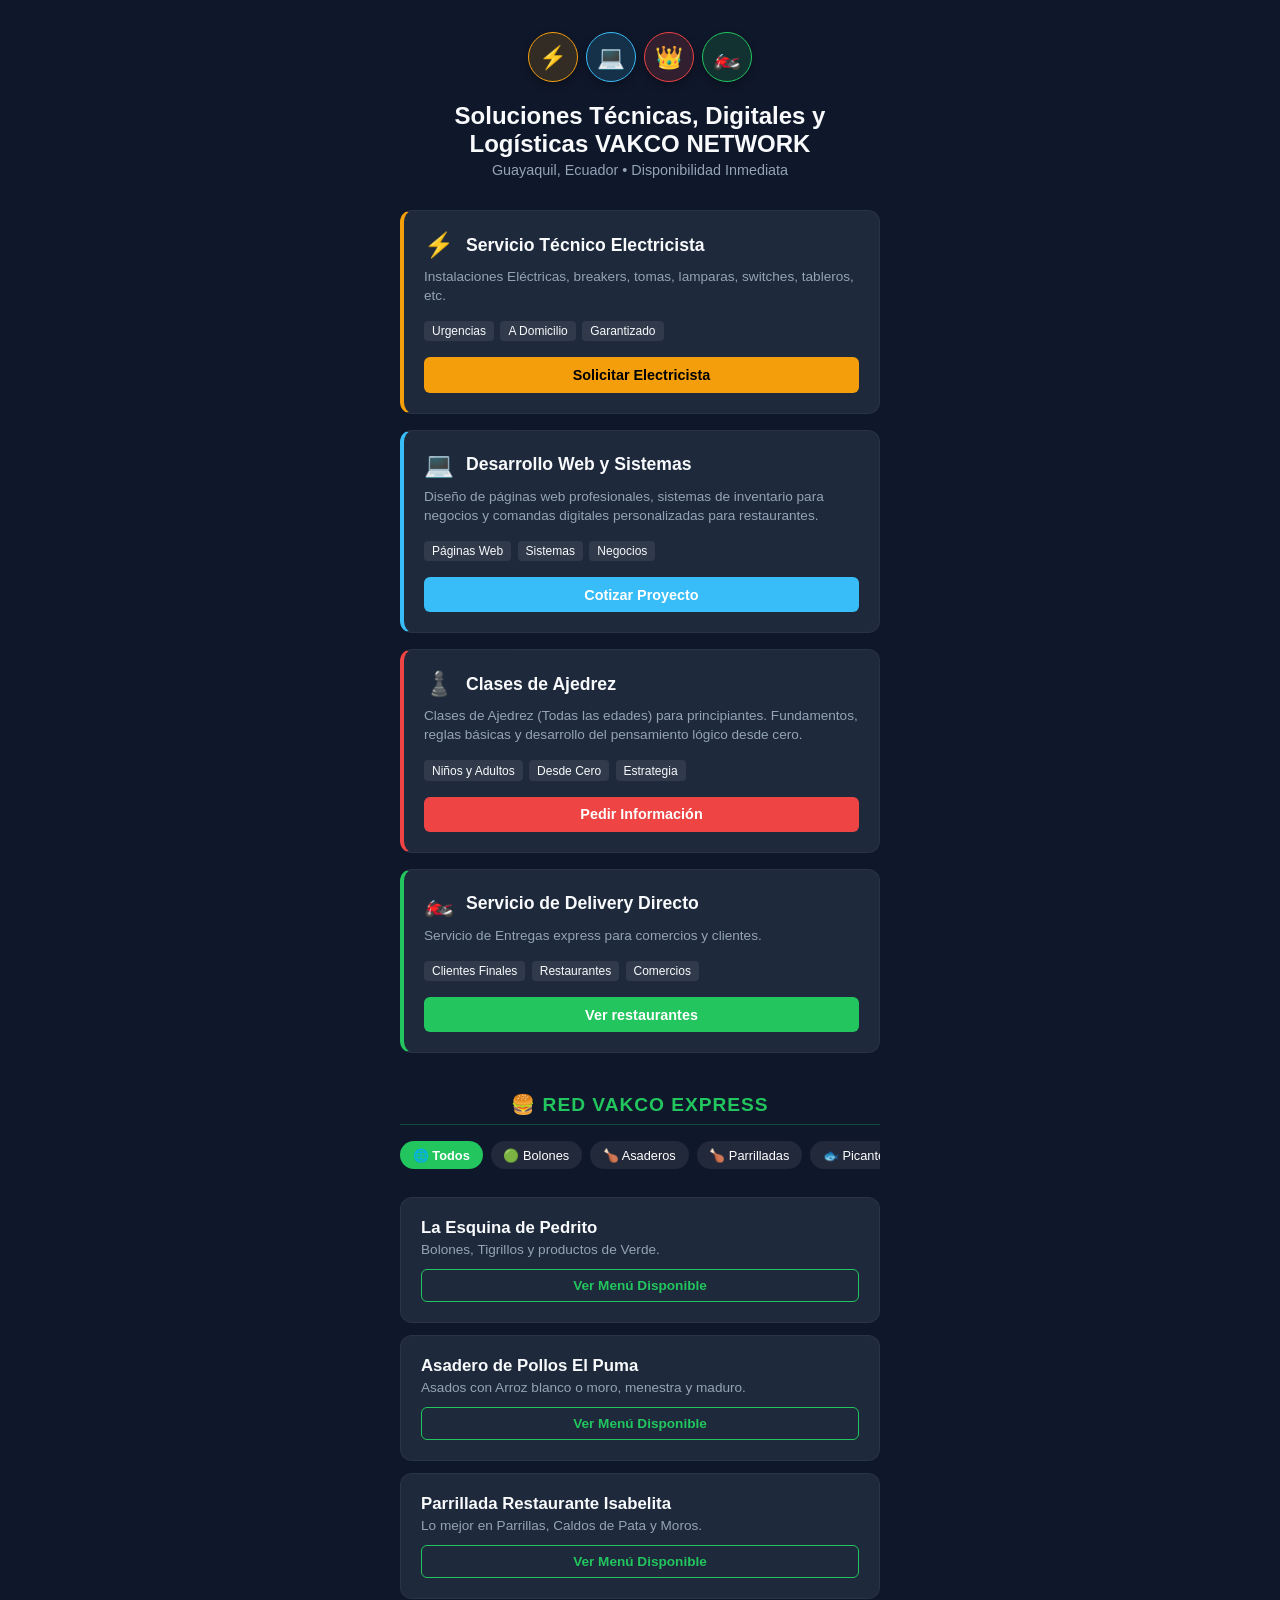
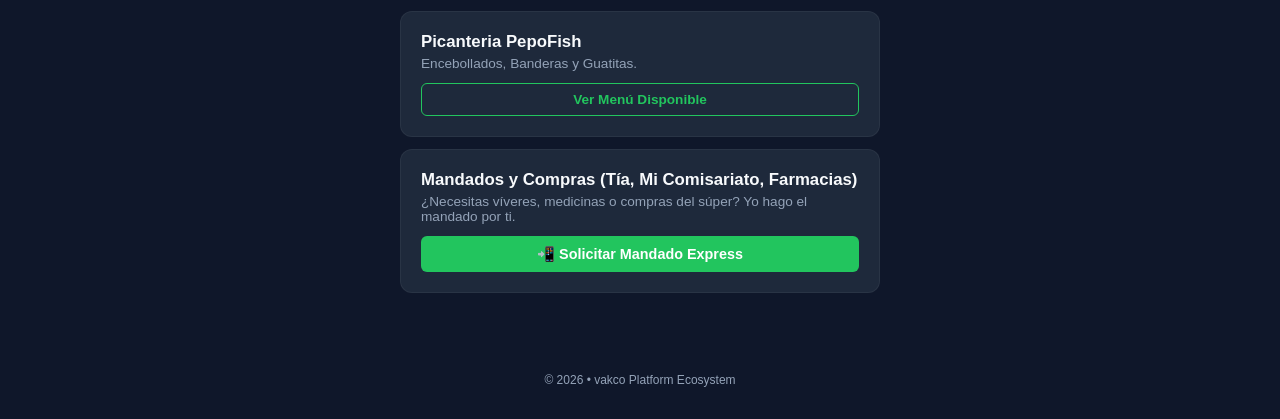
<file: index.html>
<!DOCTYPE html>
<html lang="es">
<head>
    <meta charset="UTF-8">
    <meta name="viewport" content="width=device-width, initial-scale=1.0">
    <title>Soluciones Técnicas, Digitales y Logística VAKCO EXPRESS</title>
<link rel="stylesheet" href="estilos.css">      
</head>
<body>

    <div class="container">
        <header>
            <div class="logo-row">
                <div class="logo-circle circle-electricidad">⚡</div>
                <div class="logo-circle circle-software">💻</div>
                <div class="logo-circle circle-ajedrez">👑</div>
                <div class="logo-circle circle-delivery">🏍️</div>
            </div>
            <h1>Soluciones Técnicas, Digitales y Logísticas VAKCO NETWORK</h1>
            <p>Guayaquil, Ecuador • Disponibilidad Inmediata</p>
        </header>


        <!-- Tarjeta 1: Electricidad -->
        <div class="card electricidad">
            <div class="card-header">
                <span class="icon">⚡</span>
                <span class="card-title">Servicio Técnico Electricista</span>
            </div>
            <p class="card-desc">Instalaciones Eléctricas, breakers, tomas, lamparas, switches, tableros, etc.</p>
            <div class="tags">
                <a href="https://wa.me" class="tag" style="text-decoration: none;" target="_blank">Urgencias</a>
                <a href="https://wa.me" class="tag" style="text-decoration: none;" target="_blank">A Domicilio</a>
                <a href="https://wa.me" class="tag" style="text-decoration: none;" target="_blank">Garantizado</a>
            </div>
            <a href="https://wa.me" class="btn-action" target="_blank">Solicitar Electricista</a>
        </div>

        <!-- Tarjeta 2: Sistemas y Web -->
        <div class="card software">
            <div class="card-header">
                <span class="icon">💻</span>
                <span class="card-title">Desarrollo Web y Sistemas</span>
            </div>
            <p class="card-desc">Diseño de páginas web profesionales, sistemas de inventario para negocios y comandas digitales personalizadas para restaurantes.</p>
            <div class="tags">
                <a href="https://wa.me" class="tag" style="text-decoration: none;" target="_blank">Páginas Web</a>
                <a href="https://wa.me" class="tag" style="text-decoration: none;" target="_blank">Sistemas</a>
                <a href="https://wa.me" class="tag" style="text-decoration: none;" target="_blank">Negocios</a>
            </div>
            <a href="https://wa.me" class="btn-action" target="_blank">Cotizar Proyecto</a>
        </div>

        <!-- Tarjeta 3: Ajedrez -->
        <div class="card ajedrez">
            <div class="card-header">
                <span class="icon">♟️</span>
                <span class="card-title">Clases de Ajedrez</span>
            </div>
            <p class="card-desc">Clases de Ajedrez (Todas las edades) para principiantes. Fundamentos, reglas básicas y desarrollo del pensamiento lógico desde cero.</p>
            <div class="tags">
                <a href="https://wa.me" class="tag" style="text-decoration: none;" target="_blank">Niños y Adultos</a>
                <a href="https://wa.me" class="tag" style="text-decoration: none;" target="_blank">Desde Cero</a>
                <a href="https://wa.me" class="tag" style="text-decoration: none;" target="_blank">Estrategia</a>
            </div>
            <a href="https://wa.me" class="btn-action" target="_blank">Pedir Información</a>
        </div>

        <!-- Tarjeta 4: Delivery -->
        <div id="seccion-delivery" class="card delivery">
            <div class="card-header">
                <span class="icon">🏍️</span>
                <span class="card-title">Servicio de Delivery Directo</span>
            </div>
            <p class="card-desc">Servicio de Entregas express para comercios y clientes. </p>
            <div class="tags">
                <a href="https://wa.me" class="tag" style="text-decoration: none;" target="_blank">Clientes Finales</a>
                <a href="https://wa.me" class="tag" style="text-decoration: none;" target="_blank">Restaurantes</a>
                <a href="https://wa.me" class="tag" style="text-decoration: none;" target="_blank">Comercios</a>
            </div>
            <button class="btn-action" onclick="toggleMarketplace()">Ver restaurantes</button>
        </div>

        <!-- Sección de Restaurantes vakco Marketplace -->
            <div id="barra-categorias" class="marketplace-wrapper">

                <h2 class="section-title">🍔 Red vakco Express</h2>
                
                <!-- BARRA DE FILTROS (Categorías Comerciales) -->
        <div style="display: flex; gap: 0.5rem; overflow-x: auto; padding-bottom: 0.75rem; margin-bottom: 1rem; width: 100%; scrollbar-width: none;">
            <button style="background: var(--accent-green); color: white; border: none; padding: 0.4rem 0.8rem; border-radius: 20px; font-size: 0.8rem; font-weight: bold; cursor: pointer; white-space: nowrap;" onclick="filterCategory('todos')">🌐 Todos</button>
            <button style="background: rgba(255,255,255,0.08); color: white; border: none; padding: 0.4rem 0.8rem; border-radius: 20px; font-size: 0.8rem; cursor: pointer; white-space: nowrap;" onclick="filterCategory('bolones')">🟢 Bolones</button>
            <button style="background: rgba(255,255,255,0.08); color: white; border: none; padding: 0.4rem 0.8rem; border-radius: 20px; font-size: 0.8rem; cursor: pointer; white-space: nowrap;" onclick="filterCategory('asaderos')">🍗 Asaderos</button>
            <button style="background: rgba(255,255,255,0.08); color: white; border: none; padding: 0.4rem 0.8rem; border-radius: 20px; font-size: 0.8rem; cursor: pointer; white-space: nowrap;" onclick="filterCategory('asaderos')">🍗 Parrilladas</button>
            <button style="background: rgba(255,255,255,0.08); color: white; border: none; padding: 0.4rem 0.8rem; border-radius: 20px; font-size: 0.8rem; cursor: pointer; white-space: nowrap;" onclick="filterCategory('picanterias')">🐟 Picanterías</button>
            <button style="background: rgba(255,255,255,0.08); color: white; border: none; padding: 0.4rem 0.8rem; border-radius: 20px; font-size: 0.8rem; cursor: pointer; white-space: nowrap;" onclick="filterCategory('cevicherias')">🍤 Cevicherías</button>
            <button style="background: rgba(255,255,255,0.08); color: white; border: none; padding: 0.4rem 0.8rem; border-radius: 20px; font-size: 0.8rem; cursor: pointer; white-space: nowrap;" onclick="filterCategory('mandados')">🛒 Supermercados y Farmacias</button>
        </div>


                <div class="restaurant-list">
                    
                     <!-- LOCAL 1: BOLONES (La Esquina de Pedrito) -->
                    <div class="rest-item" data-category="bolones">
                        <div class="rest-info">
                            <h3>La Esquina de Pedrito</h3>
                            <p>Bolones, Tigrillos y productos de Verde.</p>
                        </div>
                        <a href="restaurantes/pedrito.html" class="menu-toggle" style="text-decoration: none; display: inline-block;">Ver Menú Disponible</a>   
                    </div>
                    <!-- fin rest 1-->


                    <!-- LOCAL 2: ASADEROS (Asadero de Pollos El Puma) -->
                    <div class="rest-item" data-category="asaderos">
                        <div class="rest-info">
                            <h3>Asadero de Pollos El Puma</h3>
                            <p>Asados con Arroz blanco o moro, menestra y maduro.</p>
                        </div>
                        <a href="restaurantes/el_puma.html" class="menu-toggle" style="text-decoration: none; display: inline-block;">Ver Menú Disponible</a>                   
                        </div>
                    <!-- fin rest 2-->

                    <!-- LOCAL 3: PARRILLADAS (Parrillada Restaurante Isabelita) -->
                    <div class="rest-item" data-category="asaderos">
                        <div class="rest-info">
                            <h3>Parrillada Restaurante Isabelita</h3>
                            <p>Lo mejor en Parrillas, Caldos de Pata y Moros.</p>
                        </div>
                        <a href="restaurantes/rest_isabelita.html" class="menu-toggle" style="text-decoration: none; display: inline-block;">Ver Menú Disponible</a>                   
                        </div>
                    <!-- fin rest 3-->

                    <!-- LOCAL 4: PICANTERIAS (Picanteria PepoFish) -->
                    <div class="rest-item" data-category="picanterias">
                        <div class="rest-info">
                            <h3>Picanteria PepoFish</h3>
                            <p>Encebollados, Banderas y Guatitas.</p>
                        </div>
                        <a href="restaurantes/pepofish.html" class="menu-toggle" style="text-decoration: none; display: inline-block;">Ver Menú Disponible</a>                   
                        </div>
                    <!-- fin rest 4-->


                    <!-- LOCAL 5: MANDADOS (Supermercados/Farmacias sin menú digital) -->
                    <div class="rest-item" data-category="mandados">
                        <div class="rest-info">
                            <h3>Mandados y Compras (Tía, Mi Comisariato, Farmacias)</h3>
                            <p>¿Necesitas víveres, medicinas o compras del súper? Yo hago el mandado por ti.</p>
                        </div>
                        <a href="https://wa.me:" class="btn-action" style="background-color: var(--accent-green); color: white; margin-top: 0.5rem;" target="_blank">📲 Solicitar Mandado Express</a>
                    </div>
                    <!-- fin rest 5-->   

                </div>
            </div>

        <footer>
            <p>© 2026 • vakco Platform Ecosystem</p>
        </footer>
                
        

    </div>

    <script>
        const WHATSAPP_NUMBER = "593962043878"; 

        function toggleMarketplace() {
            const market = document.getElementById('vakco-marketplace');
            if (market.style.display === "block") {
                market.style.display = "none";
            } else {
                market.style.display = "block";
                market.scrollIntoView({ behavior: 'smooth' });
            }
        }

        function toggleMenu(id) {
            const menu = document.getElementById(id);
            if (menu.style.display === "flex") {
                menu.style.display = "none";
            } else {
                menu.style.display = "flex";
            }
        }

        function orderProduct(restaurant, product, price) {
            var msg = "Hola! Quiero pedir por vakco Express:\n📍 Local: " + restaurant + "\n🍔 Producto: " + product + "\n💵 Precio: $" + price;
            window.open("https://wa.me" + encodeURIComponent(msg), "_blank");
        }


        function filterCategory(category) {
            const items = document.querySelectorAll('.rest-item');
            items.forEach(item => {
                if (category === 'todos' || item.getAttribute('data-category') === category) {
                    item.style.display = 'block';
                } else {
                    item.style.display = 'none';
                }
            });
    
            // Cambiar color visual del botón seleccionado
            const buttons = event.target.parentElement.querySelectorAll('button');
            buttons.forEach(btn => btn.style.background = 'rgba(255,255,255,0.08)');
            event.target.style.background = 'var(--accent-green)';
        }





    </script>
</body>
</html>
</file>
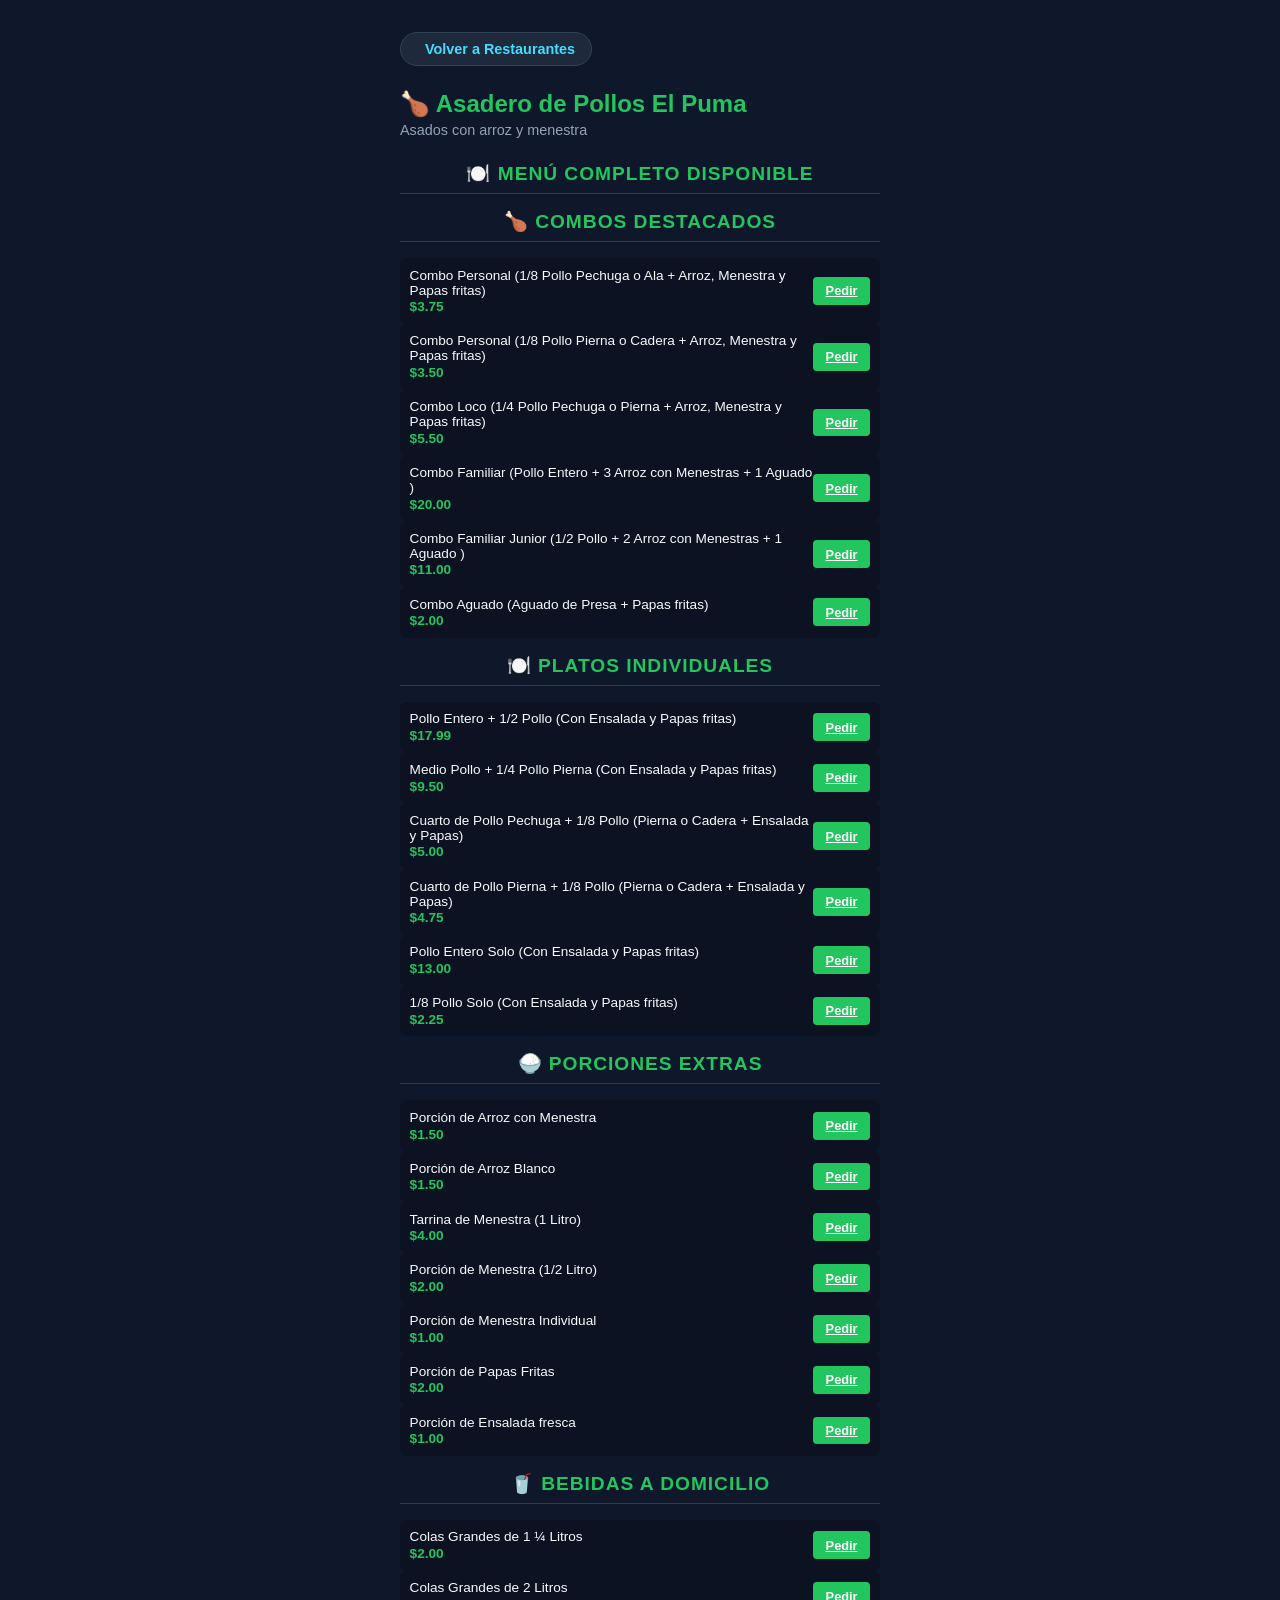
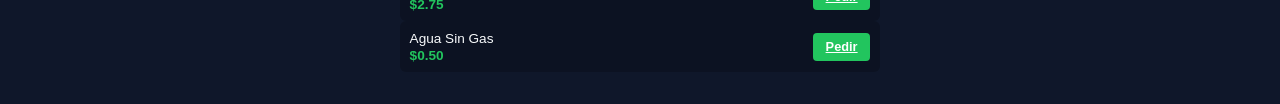
<file: restaurantes/el_puma.html>
<!DOCTYPE html>
<html lang="es">
  <head>
    <meta charset="UTF-8" />
    <meta name="viewport" content="width=device-width, initial-scale=1.0" />
    <title>Asadero de Pollos El Puma - Red vakco Express</title>
    <link rel="stylesheet" href="../estilos.css" />
  </head>
  <body>
    
    <div class="container">
      <!-- Botón para regresar a los servicios -->
      <a href="../index.html#barra-categorias" class="btn-back-badge">
            <i class="fas fa-arrow-left"></i> Volver a Restaurantes
      </a>

      <header style="text-align: left; margin-bottom: 1.5rem">
        <h1 style="color: var(--accent-green)">🍗 Asadero de Pollos El Puma</h1>
        <p>Asados con arroz y menestra</p>
      </header>

      <h2 class="section-title">🍽️ Menú Completo disponible</h2>

                 <h2 class="section-title">🍗 Combos Destacados</h2>
      
      <!-- COMBO PERSONAL (Pechuga o Ala) -->
      <div class="menu-product">
          <div class="prod-detail">
              <span>Combo Personal (1/8 Pollo Pechuga o Ala + Arroz, Menestra y Papas fritas)</span>
              <span class="price">$3.75</span>
          </div>
          <a href="https://wa.me" class="btn-order-prod" target="_blank">Pedir</a>
      </div>

      <!-- COMBO PERSONAL (Pierna o Cadera) -->
      <div class="menu-product">
          <div class="prod-detail">
              <span>Combo Personal (1/8 Pollo Pierna o Cadera + Arroz, Menestra y Papas fritas)</span>
              <span class="price">$3.50</span>
          </div>
          <a href="https://wa.me" class="btn-order-prod" target="_blank">Pedir</a>
      </div>

      <!-- COMBO LOCO -->
      <div class="menu-product">
          <div class="prod-detail">
              <span>Combo Loco (1/4 Pollo Pechuga o Pierna + Arroz, Menestra y Papas fritas)</span>
              <span class="price">$5.50</span>
          </div>
          <a href="https://wa.me" class="btn-order-prod" target="_blank">Pedir</a>
      </div>

      <!-- COMBO FAMILIAR -->
      <div class="menu-product">
          <div class="prod-detail">
              <span>Combo Familiar (Pollo Entero + 3 Arroz con Menestras + 1 Aguado )</span>
              <span class="price">$20.00</span>
          </div>
          <a href="https://wa.me" class="btn-order-prod" target="_blank">Pedir</a>
      </div>

      <!-- COMBO FAMILIAR JUNIOR -->
      <div class="menu-product">
          <div class="prod-detail">
              <span>Combo Familiar Junior (1/2 Pollo + 2 Arroz con Menestras + 1 Aguado )</span>
              <span class="price">$11.00</span>
          </div>
          <a href="https://wa.me" class="btn-order-prod" target="_blank">Pedir</a>
      </div>

      <!-- COMBO AGUADO -->
      <div class="menu-product">
          <div class="prod-detail">
              <span>Combo Aguado (Aguado de Presa + Papas fritas)</span>
              <span class="price">$2.00</span>
          </div>
          <a href="https://wa.me" class="btn-order-prod" target="_blank">Pedir</a>
      </div>

      <h2 class="section-title">🍽️ Platos Individuales</h2>

      <!-- POLLO ENTERO + 1/2 POLLO -->
      <div class="menu-product">
          <div class="prod-detail">
              <span>Pollo Entero + 1/2 Pollo (Con Ensalada y Papas fritas)</span>
              <span class="price">$17.99</span>
          </div>
          <a href="https://wa.me" class="btn-order-prod" target="_blank">Pedir</a>
      </div>

      <!-- MEDIO POLLO + 1/4 POLLO -->
      <div class="menu-product">
          <div class="prod-detail">
              <span>Medio Pollo + 1/4 Pollo Pierna (Con Ensalada y Papas fritas)</span>
              <span class="price">$9.50</span>
          </div>
          <a href="https://wa.me" class="btn-order-prod" target="_blank">Pedir</a>
      </div>

      <!-- CUARTO DE POLLO PECHUGA + 1/8 -->
      <div class="menu-product">
          <div class="prod-detail">
              <span>Cuarto de Pollo Pechuga + 1/8 Pollo (Pierna o Cadera + Ensalada y Papas)</span>
              <span class="price">$5.00</span>
          </div>
          <a href="https://wa.me" class="btn-order-prod" target="_blank">Pedir</a>
      </div>

      <!-- CUARTO DE POLLO PIERNA + 1/8 -->
      <div class="menu-product">
          <div class="prod-detail">
              <span>Cuarto de Pollo Pierna + 1/8 Pollo (Pierna o Cadera + Ensalada y Papas)</span>
              <span class="price">$4.75</span>
          </div>
          <a href="https://wa.me" class="btn-order-prod" target="_blank">Pedir</a>
      </div>

      <!-- POLLO ENTERO -->
      <div class="menu-product">
          <div class="prod-detail">
              <span>Pollo Entero Solo (Con Ensalada y Papas fritas)</span>
              <span class="price">$13.00</span>
          </div>
          <a href="https://wa.me" class="btn-order-prod" target="_blank">Pedir</a>
      </div>

      <!-- 1/8 POLLO -->
      <div class="menu-product">
          <div class="prod-detail">
              <span>1/8 Pollo Solo (Con Ensalada y Papas fritas)</span>
              <span class="price">$2.25</span>
          </div>
          <a href="https://wa.me" class="btn-order-prod" target="_blank">Pedir</a>
      </div>

      <h2 class="section-title">🍚 Porciones Extras</h2>
      
      <div class="menu-product"><div class="prod-detail"><span>Porción de Arroz con Menestra</span><span class="price">$1.50</span></div><a href="https://wa.me" class="btn-order-prod" target="_blank">Pedir</a></div>
      <div class="menu-product"><div class="prod-detail"><span>Porción de Arroz Blanco</span><span class="price">$1.50</span></div><a href="https://wa.me" class="btn-order-prod" target="_blank">Pedir</a></div>
      <div class="menu-product"><div class="prod-detail"><span>Tarrina de Menestra (1 Litro)</span><span class="price">$4.00</span></div><a href="https://wa.me" class="btn-order-prod" target="_blank">Pedir</a></div>
      <div class="menu-product"><div class="prod-detail"><span>Porción de Menestra (1/2 Litro)</span><span class="price">$2.00</span></div><a href="https://wa.me" class="btn-order-prod" target="_blank">Pedir</a></div>
      <div class="menu-product"><div class="prod-detail"><span>Porción de Menestra Individual</span><span class="price">$1.00</span></div><a href="https://wa.me" class="btn-order-prod" target="_blank">Pedir</a></div>
      <div class="menu-product"><div class="prod-detail"><span>Porción de Papas Fritas</span><span class="price">$2.00</span></div><a href="https://wa.me" class="btn-order-prod" target="_blank">Pedir</a></div>
      <div class="menu-product"><div class="prod-detail"><span>Porción de Ensalada fresca</span><span class="price">$1.00</span></div><a href="https://wa.me" class="btn-order-prod" target="_blank">Pedir</a></div>

      <h2 class="section-title">🥤 Bebidas a Domicilio</h2>
      
      <div class="menu-product"><div class="prod-detail"><span>Colas Grandes de 1 ¼ Litros</span><span class="price">$2.00</span></div><a href="https://wa.me" class="btn-order-prod" target="_blank">Pedir</a></div>
      <div class="menu-product"><div class="prod-detail"><span>Colas Grandes de 2 Litros</span><span class="price">$2.75</span></div><a href="https://wa.me" class="btn-order-prod" target="_blank">Pedir</a></div>
      <div class="menu-product"><div class="prod-detail"><span>Agua Sin Gas</span><span class="price">$0.50</span></div><a href="https://wa.me" class="btn-order-prod" target="_blank">Pedir</a></div>


     

    </div>
  </body>
</html>
</file>
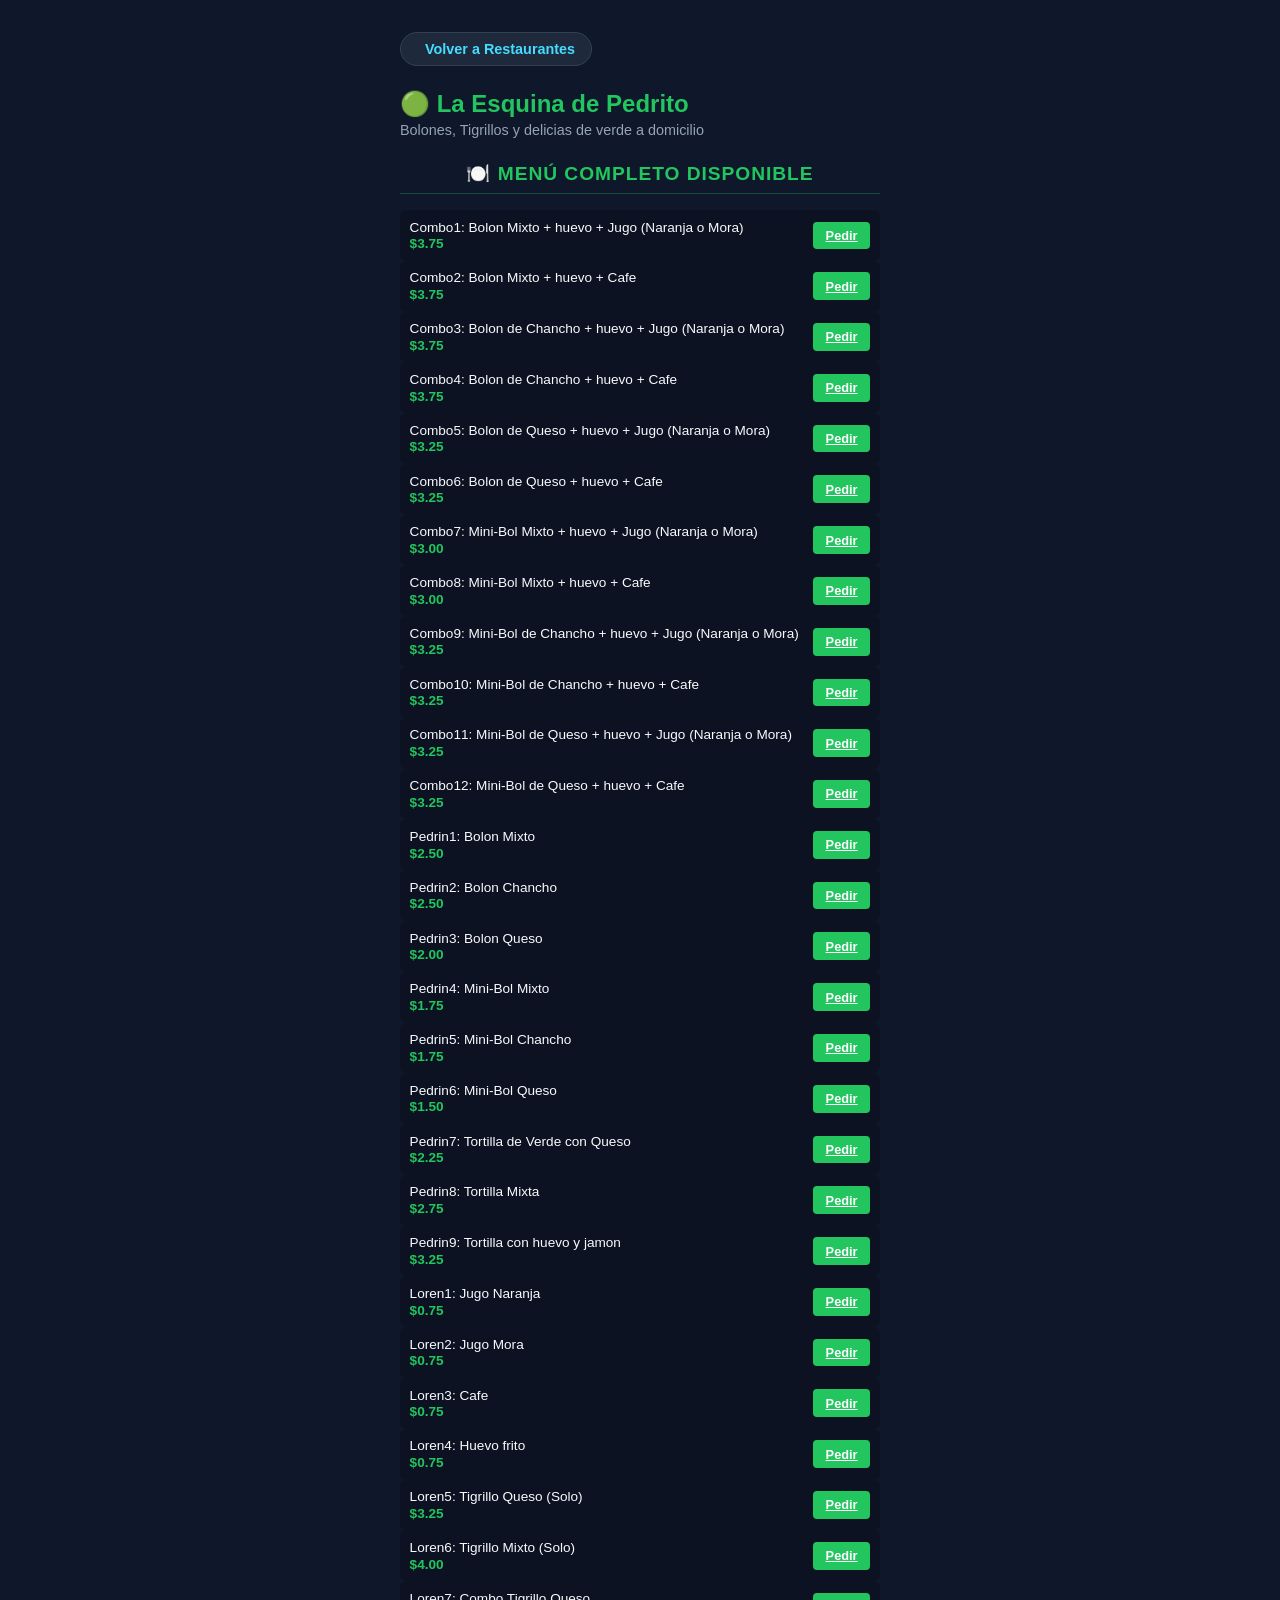
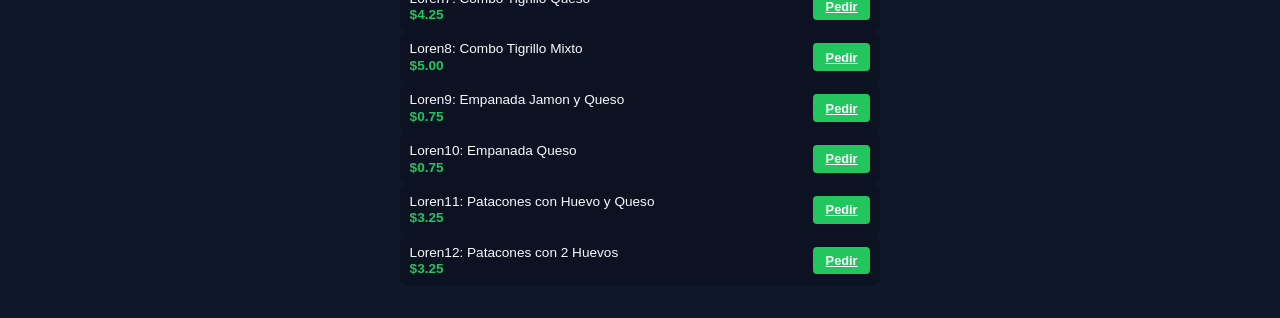
<file: restaurantes/pedrito.html>
<!DOCTYPE html>
<html lang="es">
<head>
    <meta charset="UTF-8">
    <meta name="viewport" content="width=device-width, initial-scale=1.0">
    <title>La Esquina de Pedrito - Red vakco Express</title>
    <link rel="stylesheet" href="../estilos.css">
</head>
<body>

    <div class="container">
        <!-- Botón para regresar a los servicios -->
        <a href="../index.html#barra-categorias" class="btn-back-badge">
            <i class="fas fa-arrow-left"></i> Volver a Restaurantes
        </a>

        <header style="text-align: left; margin-bottom: 1.5rem;">
            <h1 style="color: var(--accent-green);">🟢 La Esquina de Pedrito</h1>
            <p>Bolones, Tigrillos y delicias de verde a domicilio</p>
        </header>

        <h2 class="section-title">🍽️ Menú Completo disponible</h2>

        <!-- Combo 1 -->
      <div class="menu-product">
        <div class="prod-detail">
          <span>Combo1: Bolon Mixto + huevo + Jugo (Naranja o Mora)</span>
          <span class="price">$3.75</span>
        </div>
        <a href="https://wa.me" class="btn-order-prod" target="_blank">Pedir</a>
      </div>

      <!-- Combo 2 -->
      <div class="menu-product">
        <div class="prod-detail">
          <span>Combo2: Bolon Mixto + huevo + Cafe</span>
          <span class="price">$3.75</span>
        </div>
        <a href="https://wa.me" class="btn-order-prod" target="_blank">Pedir</a>
      </div>

      <!-- Combo 3 -->
      <div class="menu-product">
        <div class="prod-detail">
          <span>Combo3: Bolon de Chancho + huevo + Jugo (Naranja o Mora)</span>
          <span class="price">$3.75</span>
        </div>
        <a href="https://wa.me" class="btn-order-prod" target="_blank">Pedir</a>
      </div>

      <!-- Combo 4 -->
      <div class="menu-product">
        <div class="prod-detail">
          <span>Combo4: Bolon de Chancho + huevo + Cafe</span>
          <span class="price">$3.75</span>
        </div>
        <a href="https://wa.me" class="btn-order-prod" target="_blank">Pedir</a>
      </div>

      <!-- Combo 5 -->
      <div class="menu-product">
        <div class="prod-detail">
          <span>Combo5: Bolon de Queso + huevo + Jugo (Naranja o Mora)</span>
          <span class="price">$3.25</span>
        </div>
        <a href="https://wa.me" class="btn-order-prod" target="_blank">Pedir</a>
      </div>

      <!-- Combo 6 -->
      <div class="menu-product">
        <div class="prod-detail">
          <span>Combo6: Bolon de Queso + huevo + Cafe</span>
          <span class="price">$3.25</span>
        </div>
        <a href="https://wa.me" class="btn-order-prod" target="_blank">Pedir</a>
      </div>

      <!-- Combo 7 -->
      <div class="menu-product">
        <div class="prod-detail">
          <span>Combo7: Mini-Bol Mixto + huevo + Jugo (Naranja o Mora)</span>
          <span class="price">$3.00</span>
        </div>
        <a href="https://wa.me" class="btn-order-prod" target="_blank">Pedir</a>
      </div>

      <!-- Combo 8 -->
      <div class="menu-product">
        <div class="prod-detail">
          <span>Combo8: Mini-Bol Mixto + huevo + Cafe</span>
          <span class="price">$3.00</span>
        </div>
        <a href="https://wa.me" class="btn-order-prod" target="_blank">Pedir</a>
      </div>

      <!-- Combo 9 -->
      <div class="menu-product">
        <div class="prod-detail">
          <span
            >Combo9: Mini-Bol de Chancho + huevo + Jugo (Naranja o Mora)</span
          >
          <span class="price">$3.25</span>
        </div>
        <a href="https://wa.me" class="btn-order-prod" target="_blank">Pedir</a>
      </div>

      <!-- Combo 10 -->
      <div class="menu-product">
        <div class="prod-detail">
          <span>Combo10: Mini-Bol de Chancho + huevo + Cafe</span>
          <span class="price">$3.25</span>
        </div>
        <a href="https://wa.me" class="btn-order-prod" target="_blank">Pedir</a>
      </div>

      <!-- Combo 11 -->
      <div class="menu-product">
        <div class="prod-detail">
          <span
            >Combo11: Mini-Bol de Queso + huevo + Jugo (Naranja o Mora)</span
          >
          <span class="price">$3.25</span>
        </div>
        <a href="https://wa.me" class="btn-order-prod" target="_blank">Pedir</a>
      </div>

      <!-- Combo 12 -->
      <div class="menu-product">
        <div class="prod-detail">
          <span>Combo12: Mini-Bol de Queso + huevo + Cafe</span>
          <span class="price">$3.25</span>
        </div>
        <a href="https://wa.me" class="btn-order-prod" target="_blank">Pedir</a>
      </div>

      <!-- Pedrin 1 -->
      <div class="menu-product">
        <div class="prod-detail">
          <span>Pedrin1: Bolon Mixto</span>
          <span class="price">$2.50</span>
        </div>
        <a href="https://wa.me" class="btn-order-prod" target="_blank">Pedir</a>
      </div>

      <!-- Pedrin 2 -->
      <div class="menu-product">
        <div class="prod-detail">
          <span>Pedrin2: Bolon Chancho</span>
          <span class="price">$2.50</span>
        </div>
        <a href="https://wa.me" class="btn-order-prod" target="_blank">Pedir</a>
      </div>

      <!-- Pedrin 3 -->
      <div class="menu-product">
        <div class="prod-detail">
          <span>Pedrin3: Bolon Queso</span>
          <span class="price">$2.00</span>
        </div>
        <a href="https://wa.me" class="btn-order-prod" target="_blank">Pedir</a>
      </div>

      <!-- Pedrin 4 Mini Mixto -->
      <div class="menu-product">
        <div class="prod-detail">
          <span>Pedrin4: Mini-Bol Mixto</span>
          <span class="price">$1.75</span>
        </div>
        <a href="https://wa.me" class="btn-order-prod" target="_blank">Pedir</a>
      </div>

      <!-- Pedrin 5 Chancho -->
      <div class="menu-product">
        <div class="prod-detail">
          <span>Pedrin5: Mini-Bol Chancho</span>
          <span class="price">$1.75</span>
        </div>
        <a href="https://wa.me" class="btn-order-prod" target="_blank">Pedir</a>
      </div>

      <!-- Pedrin 6 -->
      <div class="menu-product">
        <div class="prod-detail">
          <span>Pedrin6: Mini-Bol Queso</span>
          <span class="price">$1.50</span>
        </div>
        <a href="https://wa.me" class="btn-order-prod" target="_blank">Pedir</a>
      </div>

      <!-- Pedrin 7 -->
      <div class="menu-product">
        <div class="prod-detail">
          <span>Pedrin7: Tortilla de Verde con Queso</span>
          <span class="price">$2.25</span>
        </div>
        <a href="https://wa.me" class="btn-order-prod" target="_blank">Pedir</a>
      </div>

      <!-- Pedrin 8 -->
      <div class="menu-product">
        <div class="prod-detail">
          <span>Pedrin8: Tortilla Mixta</span>
          <span class="price">$2.75</span>
        </div>
        <a href="https://wa.me" class="btn-order-prod" target="_blank">Pedir</a>
      </div>

      <!-- Pedrin 9 -->
      <div class="menu-product">
        <div class="prod-detail">
          <span>Pedrin9: Tortilla con huevo y jamon</span>
          <span class="price">$3.25</span>
        </div>
        <a href="https://wa.me" class="btn-order-prod" target="_blank">Pedir</a>
      </div>

      <!-- Loren 1 -->
      <div class="menu-product">
        <div class="prod-detail">
          <span>Loren1: Jugo Naranja</span>
          <span class="price">$0.75</span>
        </div>
        <a href="https://wa.me" class="btn-order-prod" target="_blank">Pedir</a>
      </div>

      <!-- Loren 2 -->
      <div class="menu-product">
        <div class="prod-detail">
          <span>Loren2: Jugo Mora</span>
          <span class="price">$0.75</span>
        </div>
        <a href="https://wa.me" class="btn-order-prod" target="_blank">Pedir</a>
      </div>

      <!-- Loren 3 -->
      <div class="menu-product">
        <div class="prod-detail">
          <span>Loren3: Cafe</span>
          <span class="price">$0.75</span>
        </div>
        <a href="https://wa.me" class="btn-order-prod" target="_blank">Pedir</a>
      </div>

      <!-- Loren 4 -->
      <div class="menu-product">
        <div class="prod-detail">
          <span>Loren4: Huevo frito</span>
          <span class="price">$0.75</span>
        </div>
        <a href="https://wa.me" class="btn-order-prod" target="_blank">Pedir</a>
      </div>

      <!-- Loren 5 -->
      <div class="menu-product">
        <div class="prod-detail">
          <span>Loren5: Tigrillo Queso (Solo)</span>
          <span class="price">$3.25</span>
        </div>
        <a href="https://wa.me" class="btn-order-prod" target="_blank">Pedir</a>
      </div>

      <!-- Loren 6 -->
      <div class="menu-product">
        <div class="prod-detail">
          <span>Loren6: Tigrillo Mixto (Solo)</span>
          <span class="price">$4.00</span>
        </div>
        <a href="https://wa.me" class="btn-order-prod" target="_blank">Pedir</a>
      </div>

      <!-- Loren 7 -->
      <div class="menu-product">
        <div class="prod-detail">
          <span>Loren7: Combo Tigrillo Queso</span>
          <span class="price">$4.25</span>
        </div>
        <a href="https://wa.me" class="btn-order-prod" target="_blank">Pedir</a>
      </div>

      <!-- Loren 8 -->
      <div class="menu-product">
        <div class="prod-detail">
          <span>Loren8: Combo Tigrillo Mixto</span>
          <span class="price">$5.00</span>
        </div>
        <a href="https://wa.me" class="btn-order-prod" target="_blank">Pedir</a>
      </div>

      <!-- Loren 9 -->
      <div class="menu-product">
        <div class="prod-detail">
          <span>Loren9: Empanada Jamon y Queso</span>
          <span class="price">$0.75</span>
        </div>
        <a href="https://wa.me" class="btn-order-prod" target="_blank">Pedir</a>
      </div>

      <!-- Loren 10 -->
      <div class="menu-product">
        <div class="prod-detail">
          <span>Loren10: Empanada Queso</span>
          <span class="price">$0.75</span>
        </div>
        <a href="https://wa.me" class="btn-order-prod" target="_blank">Pedir</a>
      </div>

      <!-- Loren 11 -->
      <div class="menu-product">
        <div class="prod-detail">
          <span>Loren11: Patacones con Huevo y Queso</span>
          <span class="price">$3.25</span>
        </div>
        <a href="https://wa.me" class="btn-order-prod" target="_blank">Pedir</a>
      </div>

      <!-- Loren 12 -->
      <div class="menu-product">
        <div class="prod-detail">
          <span>Loren12: Patacones con 2 Huevos</span>
          <span class="price">$3.25</span>
        </div>
        <a href="https://wa.me" class="btn-order-prod" target="_blank">Pedir</a>
      </div>
    </div>
  </body>
</html>
</file>
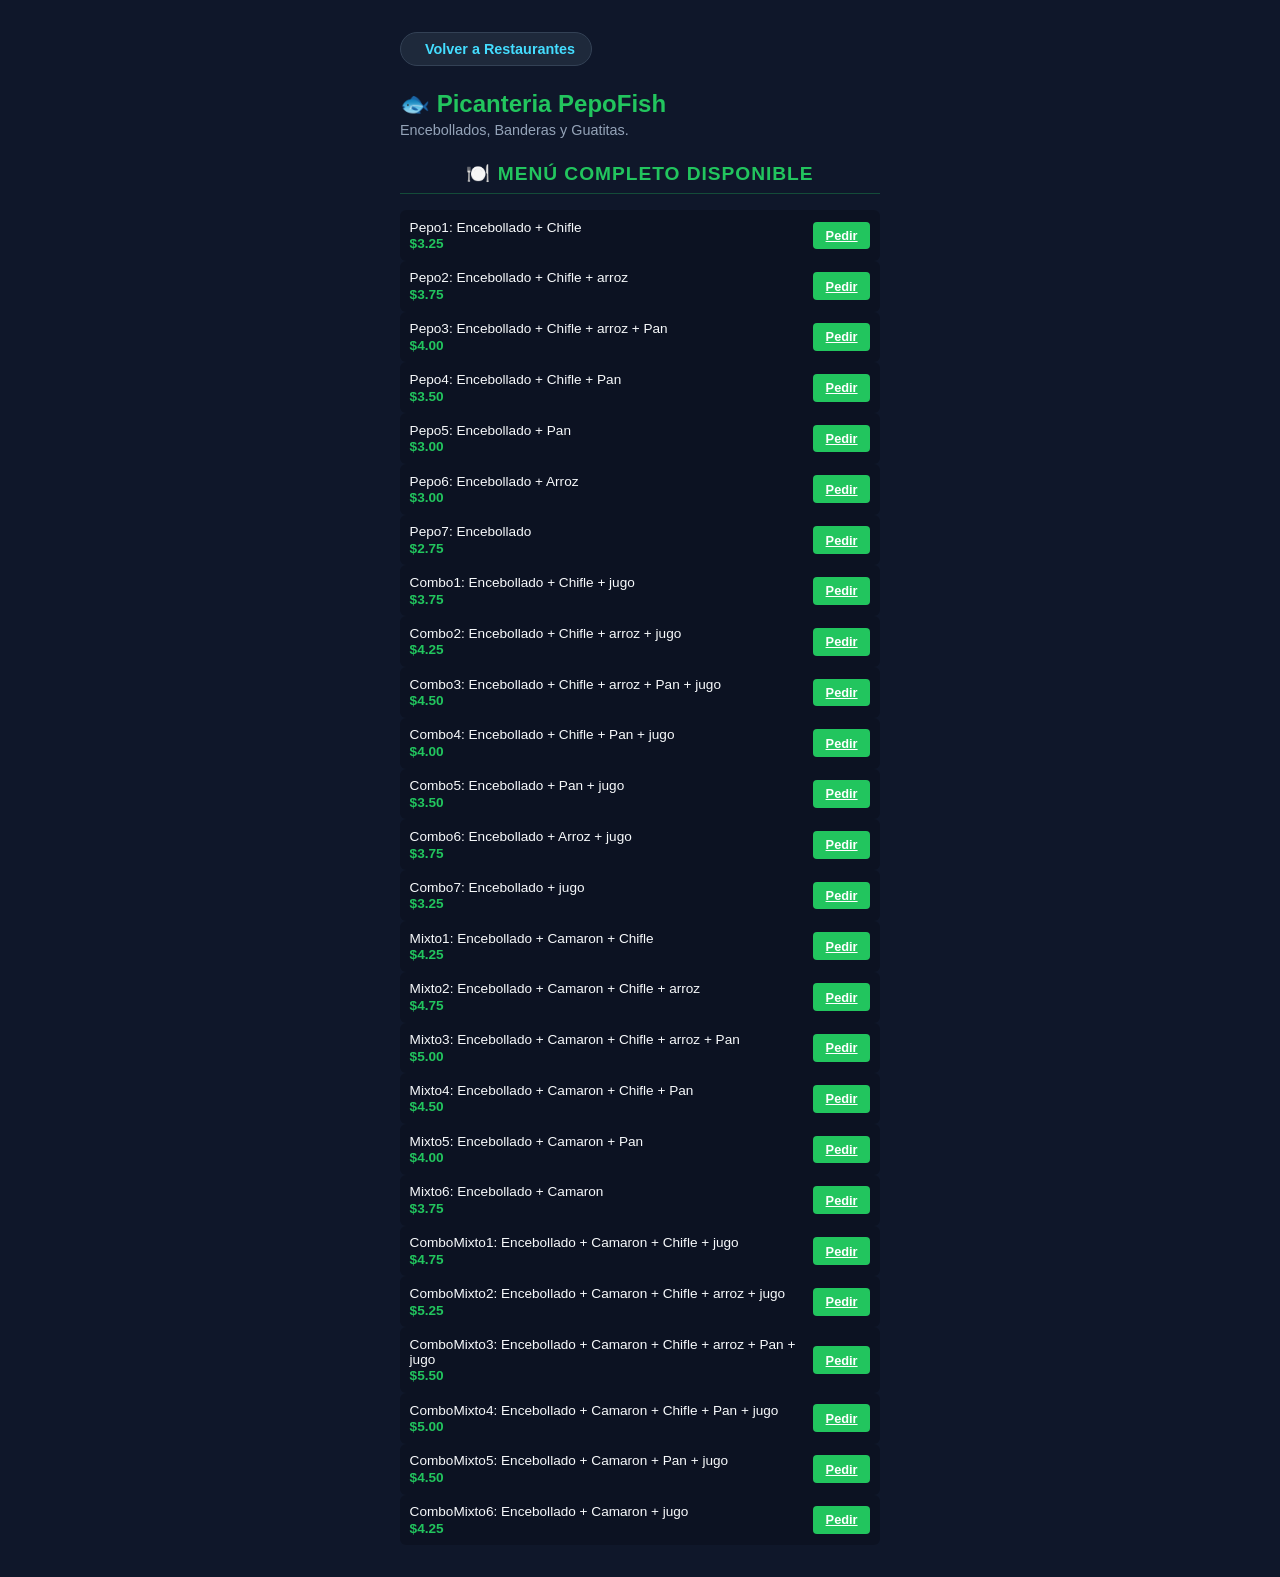
<file: restaurantes/pepofish.html>
<!DOCTYPE html>
<html lang="es">
  <head>
    <meta charset="UTF-8" />
    <meta name="viewport" content="width=device-width, initial-scale=1.0" />
    <title>Picanteria PepoFish - Red vakco Express</title>
    <link rel="stylesheet" href="../estilos.css" />
  </head>
  <body>
    
    <div class="container">
      <!-- Botón para regresar a los servicios -->
      <a href="../index.html#barra-categorias" class="btn-back-badge">
            <i class="fas fa-arrow-left"></i> Volver a Restaurantes
      </a>

      <header style="text-align: left; margin-bottom: 1.5rem">
        <h1 style="color: var(--accent-green)">🐟 Picanteria PepoFish</h1>
        <p>Encebollados, Banderas y Guatitas.</p>
      </header>

      <h2 class="section-title">🍽️ Menú Completo disponible</h2>

      <!-- Encebollados -->
      <!-- Pepo 1 -->
      <div class="menu-product">
        <div class="prod-detail">
          <span>Pepo1: Encebollado + Chifle</span>
          <span class="price">$3.25</span>
        </div>
        <a href="https://wa.me" class="btn-order-prod" target="_blank">Pedir</a>
      </div>

      <!-- Pepo 2 -->
      <div class="menu-product">
        <div class="prod-detail">
          <span>Pepo2: Encebollado + Chifle + arroz</span>
          <span class="price">$3.75</span>
        </div>
        <a href="https://wa.me" class="btn-order-prod" target="_blank">Pedir</a>
      </div>

      <!-- Pepo 3 -->
      <div class="menu-product">
        <div class="prod-detail">
          <span>Pepo3: Encebollado + Chifle + arroz + Pan</span>
          <span class="price">$4.00</span>
        </div>
        <a href="https://wa.me" class="btn-order-prod" target="_blank">Pedir</a>
      </div>

      <!-- Pepo 4 -->
      <div class="menu-product">
        <div class="prod-detail">
          <span>Pepo4: Encebollado + Chifle + Pan</span>
          <span class="price">$3.50</span>
        </div>
        <a href="https://wa.me" class="btn-order-prod" target="_blank">Pedir</a>
      </div>

      <!-- Pepo 5 -->
      <div class="menu-product">
        <div class="prod-detail">
          <span>Pepo5: Encebollado + Pan</span>
          <span class="price">$3.00</span>
        </div>
        <a href="https://wa.me" class="btn-order-prod" target="_blank">Pedir</a>
      </div>

      <!-- Pepo 6 -->
      <div class="menu-product">
        <div class="prod-detail">
          <span>Pepo6: Encebollado + Arroz</span>
          <span class="price">$3.00</span>
        </div>
        <a href="https://wa.me" class="btn-order-prod" target="_blank">Pedir</a>
      </div>

      <!-- Pepo 7 -->
      <div class="menu-product">
        <div class="prod-detail">
          <span>Pepo7: Encebollado</span>
          <span class="price">$2.75</span>
        </div>
        <a href="https://wa.me" class="btn-order-prod" target="_blank">Pedir</a>
      </div>

      <!-- Combos Normal -->
      <!-- Combo Normal 1 -->
      <div class="menu-product">
        <div class="prod-detail">
          <span>Combo1: Encebollado + Chifle + jugo</span>
          <span class="price">$3.75</span>
        </div>
        <a href="https://wa.me" class="btn-order-prod" target="_blank">Pedir</a>
      </div>

      <!-- Combo Normal 2 -->
      <div class="menu-product">
        <div class="prod-detail">
          <span>Combo2: Encebollado + Chifle + arroz + jugo</span>
          <span class="price">$4.25</span>
        </div>
        <a href="https://wa.me" class="btn-order-prod" target="_blank">Pedir</a>
      </div>

      <!-- Combo Normal 3 -->
      <div class="menu-product">
        <div class="prod-detail">
          <span>Combo3: Encebollado + Chifle + arroz + Pan + jugo</span>
          <span class="price">$4.50</span>
        </div>
        <a href="https://wa.me" class="btn-order-prod" target="_blank">Pedir</a>
      </div>

      <!-- Combo Normal 4 -->
      <div class="menu-product">
        <div class="prod-detail">
          <span>Combo4: Encebollado + Chifle + Pan + jugo</span>
          <span class="price">$4.00</span>
        </div>
        <a href="https://wa.me" class="btn-order-prod" target="_blank">Pedir</a>
      </div>

      <!-- Combo Normal 5 -->
      <div class="menu-product">
        <div class="prod-detail">
          <span>Combo5: Encebollado + Pan + jugo</span>
          <span class="price">$3.50</span>
        </div>
        <a href="https://wa.me" class="btn-order-prod" target="_blank">Pedir</a>
      </div>

      <!-- Combo Normal 6 -->
      <div class="menu-product">
        <div class="prod-detail">
          <span>Combo6: Encebollado + Arroz + jugo</span>
          <span class="price">$3.75</span>
        </div>
        <a href="https://wa.me" class="btn-order-prod" target="_blank">Pedir</a>
      </div>

      <!-- Combo Normal 7 -->
      <div class="menu-product">
        <div class="prod-detail">
          <span>Combo7: Encebollado + jugo</span>
          <span class="price">$3.25</span>
        </div>
        <a href="https://wa.me" class="btn-order-prod" target="_blank">Pedir</a>
      </div>

      <!-- Mixtos: con Camaron -->
      <!-- Mixto 1 -->
      <div class="menu-product">
        <div class="prod-detail">
          <span>Mixto1: Encebollado + Camaron + Chifle</span>
          <span class="price">$4.25</span>
        </div>
        <a href="https://wa.me" class="btn-order-prod" target="_blank">Pedir</a>
      </div>

      <!-- Mixto 2 -->
      <div class="menu-product">
        <div class="prod-detail">
          <span>Mixto2: Encebollado + Camaron + Chifle + arroz</span>
          <span class="price">$4.75</span>
        </div>
        <a href="https://wa.me" class="btn-order-prod" target="_blank">Pedir</a>
      </div>

      <!-- Mixto 3 -->
      <div class="menu-product">
        <div class="prod-detail">
          <span>Mixto3: Encebollado + Camaron + Chifle + arroz + Pan</span>
          <span class="price">$5.00</span>
        </div>
        <a href="https://wa.me" class="btn-order-prod" target="_blank">Pedir</a>
      </div>

      <!-- Mixto 4 -->
      <div class="menu-product">
        <div class="prod-detail">
          <span>Mixto4: Encebollado + Camaron + Chifle + Pan</span>
          <span class="price">$4.50</span>
        </div>
        <a href="https://wa.me" class="btn-order-prod" target="_blank">Pedir</a>
      </div>

      <!-- Mixto 5 -->
      <div class="menu-product">
        <div class="prod-detail">
          <span>Mixto5: Encebollado + Camaron + Pan</span>
          <span class="price">$4.00</span>
        </div>
        <a href="https://wa.me" class="btn-order-prod" target="_blank">Pedir</a>
      </div>

      <!-- Mixto 6 -->
      <div class="menu-product">
        <div class="prod-detail">
          <span>Mixto6: Encebollado + Camaron</span>
          <span class="price">$3.75</span>
        </div>
        <a href="https://wa.me" class="btn-order-prod" target="_blank">Pedir</a>
      </div>

      <!--Combos Mixto  -->
      <!-- Combo Mixto 1 -->
      <div class="menu-product">
        <div class="prod-detail">
          <span>ComboMixto1: Encebollado + Camaron + Chifle + jugo</span>
          <span class="price">$4.75</span>
        </div>
        <a href="https://wa.me" class="btn-order-prod" target="_blank">Pedir</a>
      </div>

      <!-- Combo Mixto 2 -->
      <div class="menu-product">
        <div class="prod-detail">
          <span
            >ComboMixto2: Encebollado + Camaron + Chifle + arroz + jugo</span
          >
          <span class="price">$5.25</span>
        </div>
        <a href="https://wa.me" class="btn-order-prod" target="_blank">Pedir</a>
      </div>

      <!-- Combo Mixto 3 -->
      <div class="menu-product">
        <div class="prod-detail">
          <span
            >ComboMixto3: Encebollado + Camaron + Chifle + arroz + Pan +
            jugo</span
          >
          <span class="price">$5.50</span>
        </div>
        <a href="https://wa.me" class="btn-order-prod" target="_blank">Pedir</a>
      </div>

      <!--Combo Mixto 4 -->
      <div class="menu-product">
        <div class="prod-detail">
          <span>ComboMixto4: Encebollado + Camaron + Chifle + Pan + jugo</span>
          <span class="price">$5.00</span>
        </div>
        <a href="https://wa.me" class="btn-order-prod" target="_blank">Pedir</a>
      </div>

      <!--Combo Mixto 5 -->
      <div class="menu-product">
        <div class="prod-detail">
          <span>ComboMixto5: Encebollado + Camaron + Pan + jugo</span>
          <span class="price">$4.50</span>
        </div>
        <a href="https://wa.me" class="btn-order-prod" target="_blank">Pedir</a>
      </div>

      <!--Combo Mixto 6 -->
      <div class="menu-product">
        <div class="prod-detail">
          <span>ComboMixto6: Encebollado + Camaron + jugo</span>
          <span class="price">$4.25</span>
        </div>
        <a href="https://wa.me" class="btn-order-prod" target="_blank">Pedir</a>
      </div>
    </div>
  </body>
</html>
</file>
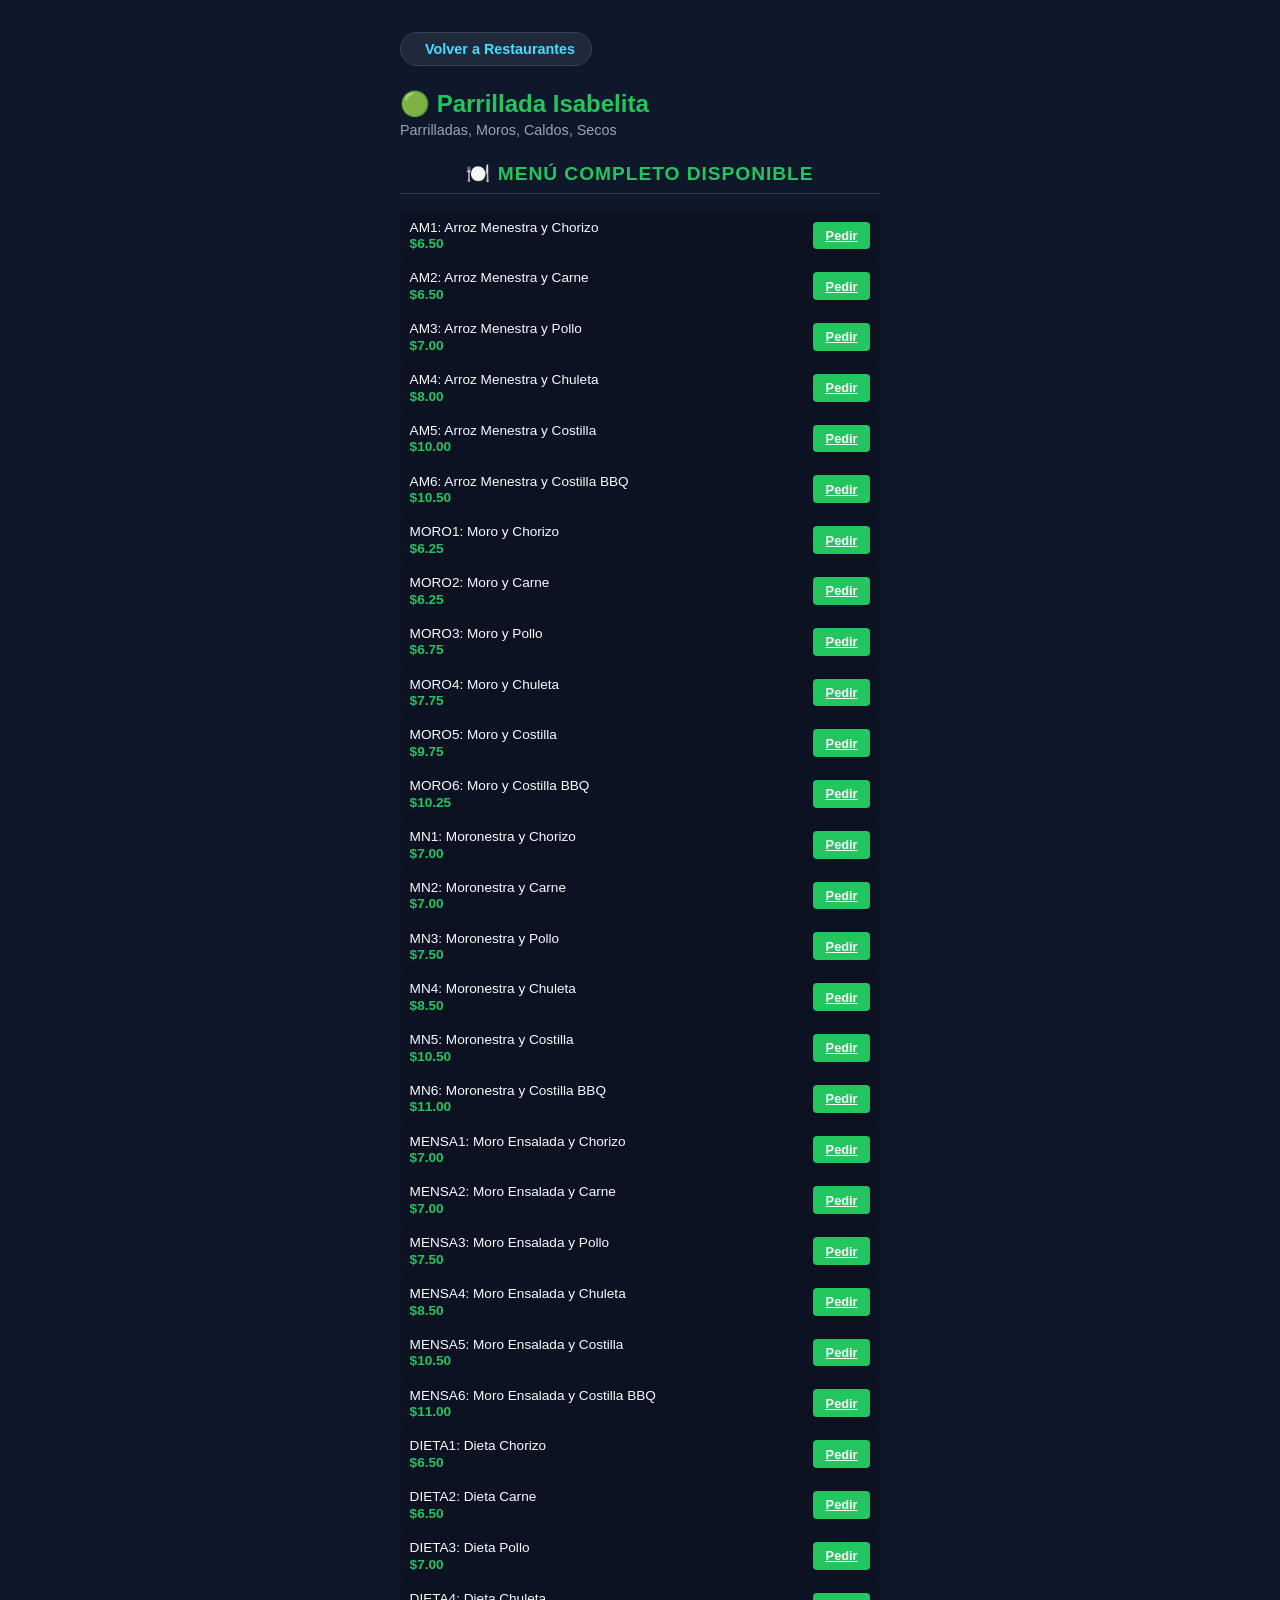
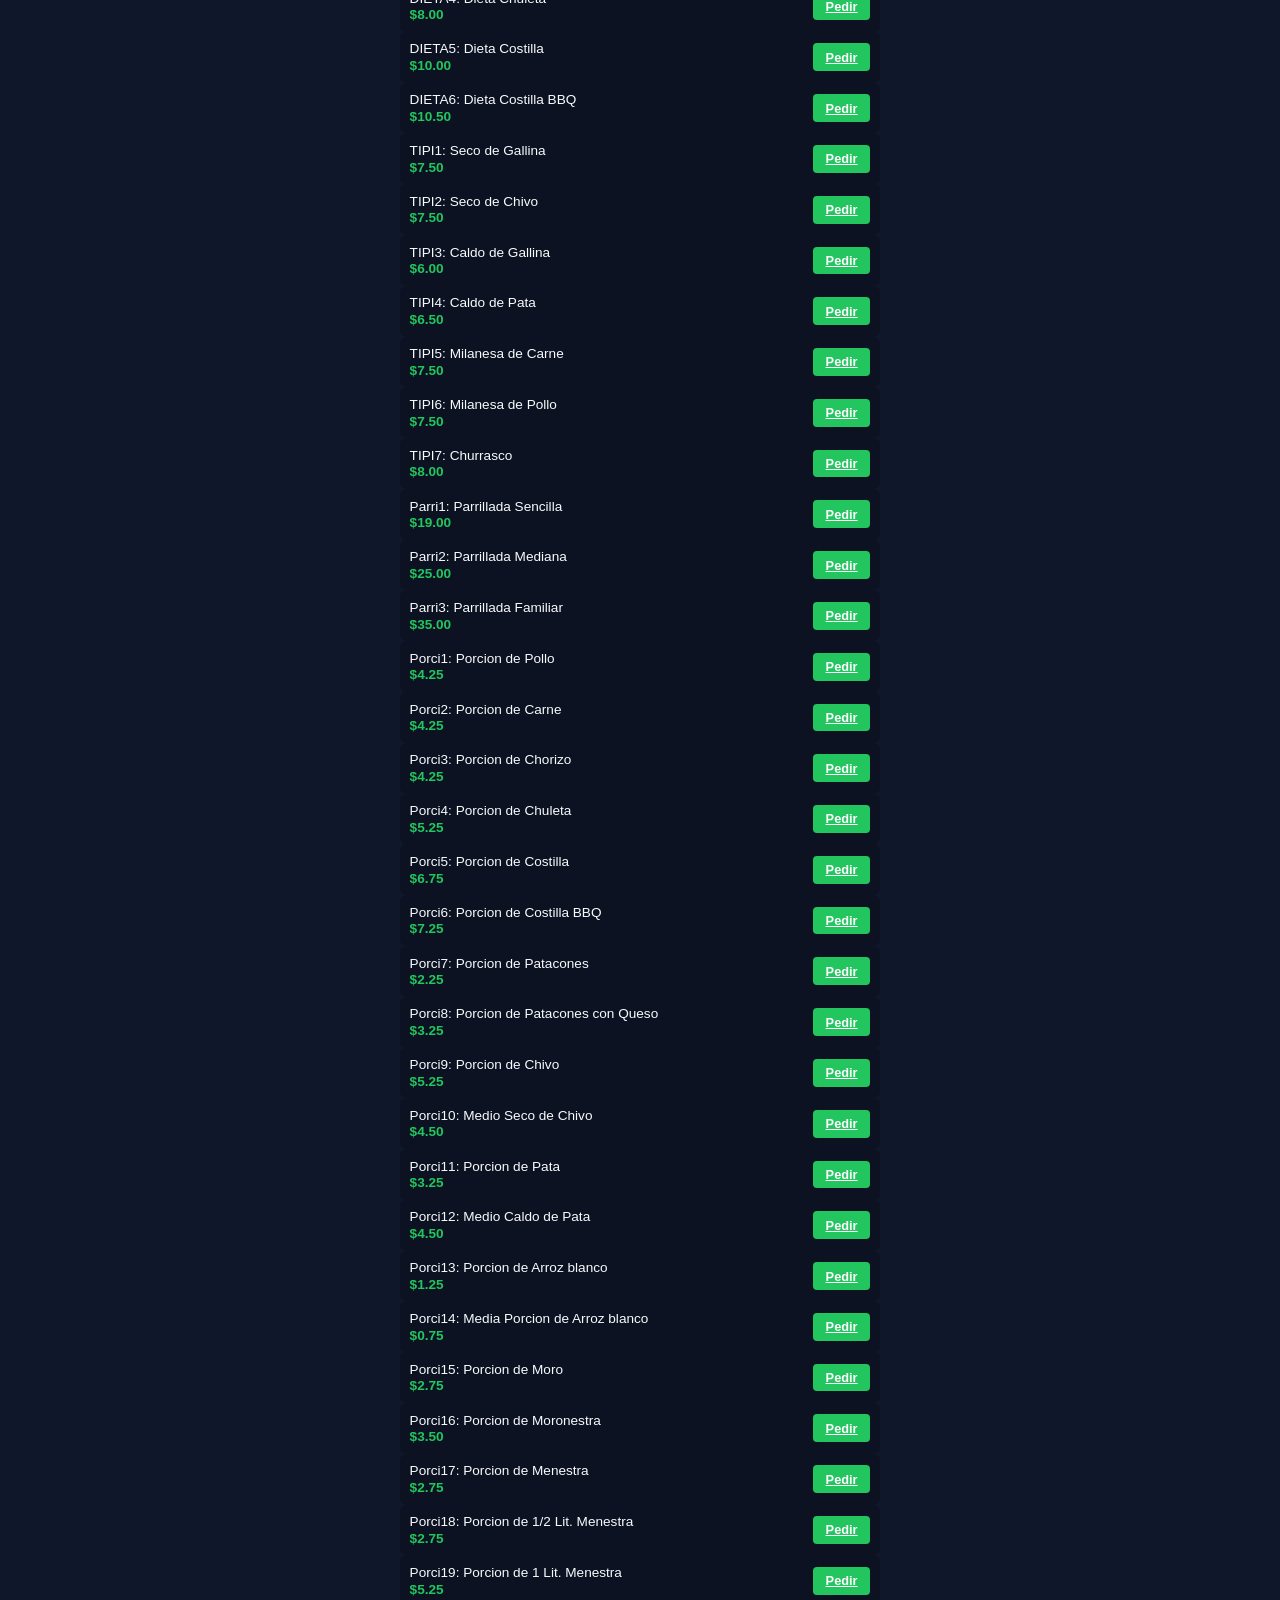
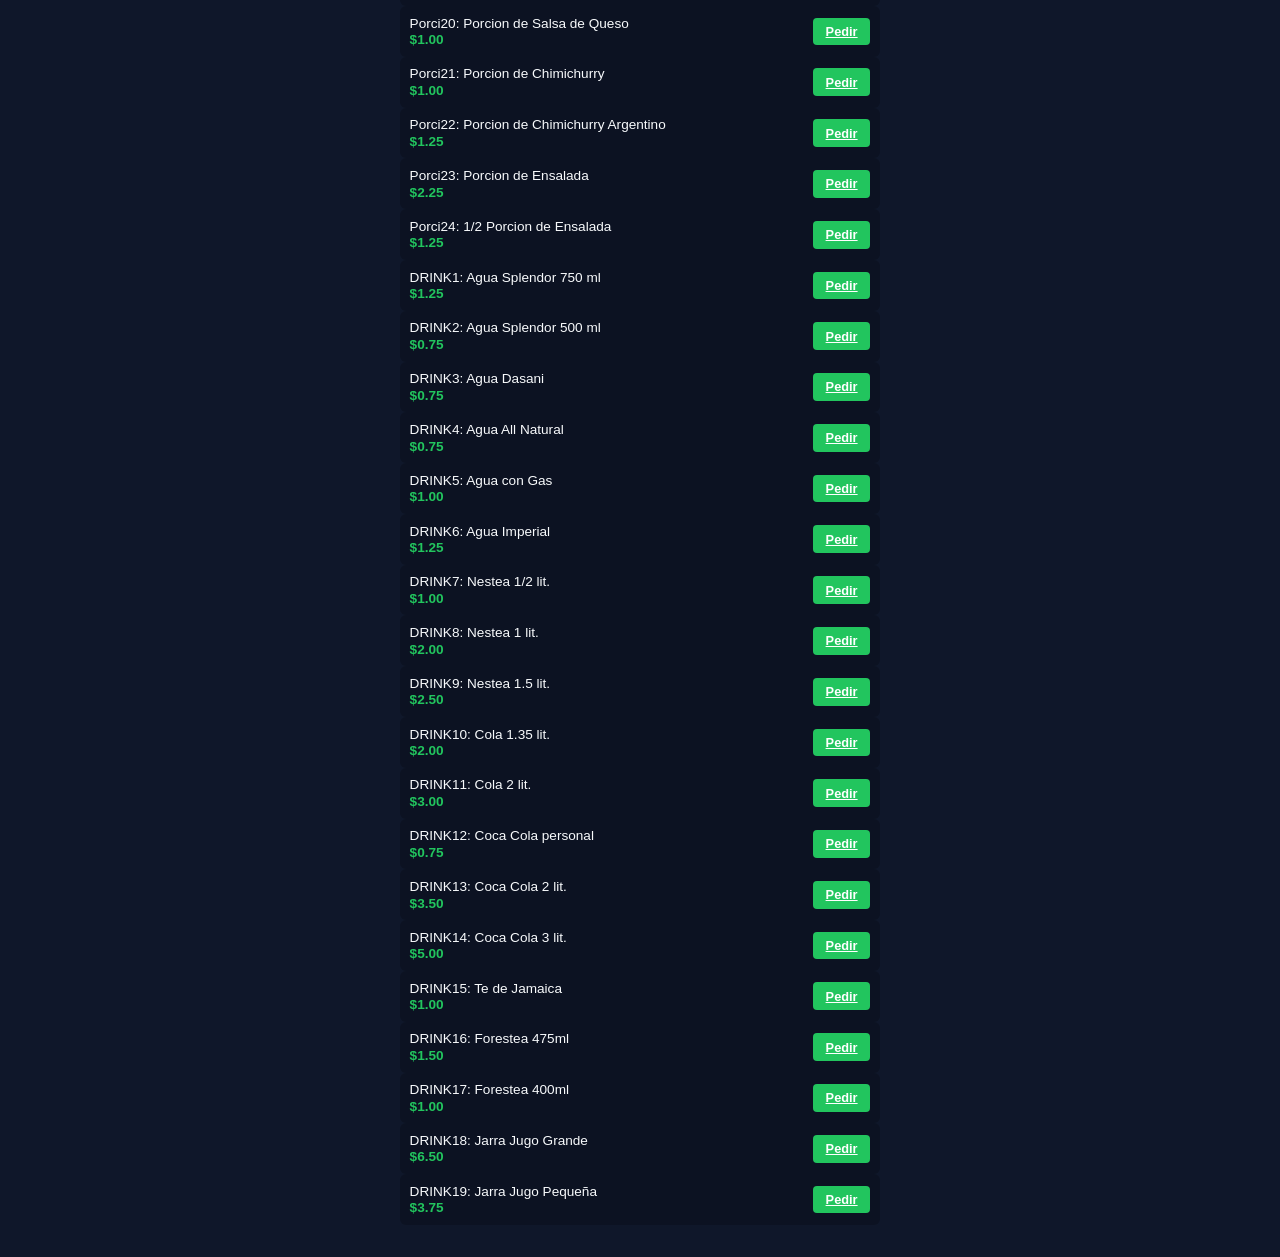
<file: restaurantes/rest_isabelita.html>
<!DOCTYPE html>
<html lang="es">
  <head>
    <meta charset="UTF-8" />
    <meta name="viewport" content="width=device-width, initial-scale=1.0" />
    <title>Parrillada Rest. Isabelita - Red vakco Express</title>
    
    <link rel="stylesheet" href="../estilos.css" />
  </head>
  <body>
    <div class="container">
      <!-- Botón para regresar a los servicios -->
      <a href="../index.html#barra-categorias" class="btn-back-badge">
        <i class="fas fa-arrow-left"></i> Volver a Restaurantes
      </a>

      <header style="text-align: left; margin-bottom: 1.5rem">
        <h1 style="color: var(--accent-green)">🟢 Parrillada Isabelita</h1>
        <p>Parrilladas, Moros, Caldos, Secos </p>
      </header>

      <h2 class="section-title">🍽️ Menú Completo disponible</h2>

      <!-- AM 1 -->
      <div class="menu-product">
        <div class="prod-detail">
          <span>AM1: Arroz Menestra y Chorizo</span>
          <span class="price">$6.50</span>
        </div>
        <a href="https://wa.me" class="btn-order-prod" target="_blank">Pedir</a>
      </div>

      <!-- AM 2 -->
      <div class="menu-product">
        <div class="prod-detail">
          <span>AM2: Arroz Menestra y Carne</span>
          <span class="price">$6.50</span>
        </div>
        <a href="https://wa.me" class="btn-order-prod" target="_blank">Pedir</a>
      </div>

      <!-- AM 3 -->
      <div class="menu-product">
        <div class="prod-detail">
          <span>AM3: Arroz Menestra y Pollo</span>
          <span class="price">$7.00</span>
        </div>
        <a href="https://wa.me" class="btn-order-prod" target="_blank">Pedir</a>
      </div>

      <!-- AM 4 -->
      <div class="menu-product">
        <div class="prod-detail">
          <span>AM4: Arroz Menestra y Chuleta</span>
          <span class="price">$8.00</span>
        </div>
        <a href="https://wa.me" class="btn-order-prod" target="_blank">Pedir</a>
      </div>

      <!-- AM 5 -->
      <div class="menu-product">
        <div class="prod-detail">
          <span>AM5: Arroz Menestra y Costilla</span>
          <span class="price">$10.00</span>
        </div>
        <a href="https://wa.me" class="btn-order-prod" target="_blank">Pedir</a>
      </div>

      <!-- AM 6 -->
      <div class="menu-product">
        <div class="prod-detail">
          <span>AM6: Arroz Menestra y Costilla BBQ</span>
          <span class="price">$10.50</span>
        </div>
        <a href="https://wa.me" class="btn-order-prod" target="_blank">Pedir</a>
      </div>

      <!-- MORO 1 -->
      <div class="menu-product">
        <div class="prod-detail">
          <span>MORO1: Moro y Chorizo</span>
          <span class="price">$6.25</span>
        </div>
        <a href="https://wa.me" class="btn-order-prod" target="_blank">Pedir</a>
      </div>

      <!-- MORO 2 -->
      <div class="menu-product">
        <div class="prod-detail">
          <span>MORO2: Moro y Carne</span>
          <span class="price">$6.25</span>
        </div>
        <a href="https://wa.me" class="btn-order-prod" target="_blank">Pedir</a>
      </div>

      <!-- MORO 3 -->
      <div class="menu-product">
        <div class="prod-detail">
          <span>MORO3: Moro y Pollo</span>
          <span class="price">$6.75</span>
        </div>
        <a href="https://wa.me" class="btn-order-prod" target="_blank">Pedir</a>
      </div>

      <!-- MORO 4 -->
      <div class="menu-product">
        <div class="prod-detail">
          <span>MORO4: Moro y Chuleta</span>
          <span class="price">$7.75</span>
        </div>
        <a href="https://wa.me" class="btn-order-prod" target="_blank">Pedir</a>
      </div>

      <!-- MORO 5 -->
      <div class="menu-product">
        <div class="prod-detail">
          <span>MORO5: Moro y Costilla</span>
          <span class="price">$9.75</span>
        </div>
        <a href="https://wa.me" class="btn-order-prod" target="_blank">Pedir</a>
      </div>

      <!-- MORO 6 -->
      <div class="menu-product">
        <div class="prod-detail">
          <span>MORO6: Moro y Costilla BBQ</span>
          <span class="price">$10.25</span>
        </div>
        <a href="https://wa.me" class="btn-order-prod" target="_blank">Pedir</a>
      </div>

      <!-- MN 1 -->
      <div class="menu-product">
        <div class="prod-detail">
          <span>MN1: Moronestra y Chorizo</span>
          <span class="price">$7.00</span>
        </div>
        <a href="https://wa.me" class="btn-order-prod" target="_blank">Pedir</a>
      </div>

      <!-- MN 2 -->
      <div class="menu-product">
        <div class="prod-detail">
          <span>MN2: Moronestra y Carne</span>
          <span class="price">$7.00</span>
        </div>
        <a href="https://wa.me" class="btn-order-prod" target="_blank">Pedir</a>
      </div>

      <!-- MN 3 -->
      <div class="menu-product">
        <div class="prod-detail">
          <span>MN3: Moronestra y Pollo</span>
          <span class="price">$7.50</span>
        </div>
        <a href="https://wa.me" class="btn-order-prod" target="_blank">Pedir</a>
      </div>

      <!-- MN 4 -->
      <div class="menu-product">
        <div class="prod-detail">
          <span>MN4: Moronestra y Chuleta</span>
          <span class="price">$8.50</span>
        </div>
        <a href="https://wa.me" class="btn-order-prod" target="_blank">Pedir</a>
      </div>

      <!-- MN 5 -->
      <div class="menu-product">
        <div class="prod-detail">
          <span>MN5: Moronestra y Costilla</span>
          <span class="price">$10.50</span>
        </div>
        <a href="https://wa.me" class="btn-order-prod" target="_blank">Pedir</a>
      </div>

      <!-- MN 6 -->
      <div class="menu-product">
        <div class="prod-detail">
          <span>MN6: Moronestra y Costilla BBQ</span>
          <span class="price">$11.00</span>
        </div>
        <a href="https://wa.me" class="btn-order-prod" target="_blank">Pedir</a>
      </div>

      <!-- MENSA 1 -->
      <div class="menu-product">
        <div class="prod-detail">
          <span>MENSA1: Moro Ensalada y Chorizo</span>
          <span class="price">$7.00</span>
        </div>
        <a href="https://wa.me" class="btn-order-prod" target="_blank">Pedir</a>
      </div>

      <!-- MENSA 2 -->
      <div class="menu-product">
        <div class="prod-detail">
          <span>MENSA2: Moro Ensalada y Carne</span>
          <span class="price">$7.00</span>
        </div>
        <a href="https://wa.me" class="btn-order-prod" target="_blank">Pedir</a>
      </div>

      <!-- MENSA 3 -->
      <div class="menu-product">
        <div class="prod-detail">
          <span>MENSA3: Moro Ensalada y Pollo</span>
          <span class="price">$7.50</span>
        </div>
        <a href="https://wa.me" class="btn-order-prod" target="_blank">Pedir</a>
      </div>

      <!-- MENSA 4 -->
      <div class="menu-product">
        <div class="prod-detail">
          <span>MENSA4: Moro Ensalada y Chuleta</span>
          <span class="price">$8.50</span>
        </div>
        <a href="https://wa.me" class="btn-order-prod" target="_blank">Pedir</a>
      </div>

      <!-- MENSA 5 -->
      <div class="menu-product">
        <div class="prod-detail">
          <span>MENSA5: Moro Ensalada y Costilla</span>
          <span class="price">$10.50</span>
        </div>
        <a href="https://wa.me" class="btn-order-prod" target="_blank">Pedir</a>
      </div>

      <!-- MENSA 6 -->
      <div class="menu-product">
        <div class="prod-detail">
          <span>MENSA6: Moro Ensalada y Costilla BBQ</span>
          <span class="price">$11.00</span>
        </div>
        <a href="https://wa.me" class="btn-order-prod" target="_blank">Pedir</a>
      </div>

      <!-- DIETA 1 -->
      <div class="menu-product">
        <div class="prod-detail">
          <span>DIETA1: Dieta Chorizo</span>
          <span class="price">$6.50</span>
        </div>
        <a href="https://wa.me" class="btn-order-prod" target="_blank">Pedir</a>
      </div>

      <!-- DIETA 2 -->
      <div class="menu-product">
        <div class="prod-detail">
          <span>DIETA2: Dieta Carne</span>
          <span class="price">$6.50</span>
        </div>
        <a href="https://wa.me" class="btn-order-prod" target="_blank">Pedir</a>
      </div>

      <!-- DIETA 3 -->
      <div class="menu-product">
        <div class="prod-detail">
          <span>DIETA3: Dieta Pollo</span>
          <span class="price">$7.00</span>
        </div>
        <a href="https://wa.me" class="btn-order-prod" target="_blank">Pedir</a>
      </div>

      <!-- DIETA 4 -->
      <div class="menu-product">
        <div class="prod-detail">
          <span>DIETA4: Dieta Chuleta</span>
          <span class="price">$8.00</span>
        </div>
        <a href="https://wa.me" class="btn-order-prod" target="_blank">Pedir</a>
      </div>

      <!-- DIETA 5 -->
      <div class="menu-product">
        <div class="prod-detail">
          <span>DIETA5: Dieta Costilla</span>
          <span class="price">$10.00</span>
        </div>
        <a href="https://wa.me" class="btn-order-prod" target="_blank">Pedir</a>
      </div>

      <!-- DIETA 6 -->
      <div class="menu-product">
        <div class="prod-detail">
          <span>DIETA6: Dieta Costilla BBQ</span>
          <span class="price">$10.50</span>
        </div>
        <a href="https://wa.me" class="btn-order-prod" target="_blank">Pedir</a>
      </div>

      <!-- TIPI 1 -->
      <div class="menu-product">
        <div class="prod-detail">
          <span>TIPI1: Seco de Gallina</span>
          <span class="price">$7.50</span>
        </div>
        <a href="https://wa.me" class="btn-order-prod" target="_blank">Pedir</a>
      </div>

      <!-- TIPI 2 -->
      <div class="menu-product">
        <div class="prod-detail">
          <span>TIPI2: Seco de Chivo</span>
          <span class="price">$7.50</span>
        </div>
        <a href="https://wa.me" class="btn-order-prod" target="_blank">Pedir</a>
      </div>

      <!-- TIPI 3 -->
      <div class="menu-product">
        <div class="prod-detail">
          <span>TIPI3: Caldo de Gallina</span>
          <span class="price">$6.00</span>
        </div>
        <a href="https://wa.me" class="btn-order-prod" target="_blank">Pedir</a>
      </div>

      <!-- TIPI 4 -->
      <div class="menu-product">
        <div class="prod-detail">
          <span>TIPI4: Caldo de Pata</span>
          <span class="price">$6.50</span>
        </div>
        <a href="https://wa.me" class="btn-order-prod" target="_blank">Pedir</a>
      </div>

      <!-- TIPI 5 -->
      <div class="menu-product">
        <div class="prod-detail">
          <span>TIPI5: Milanesa de Carne</span>
          <span class="price">$7.50</span>
        </div>
        <a href="https://wa.me" class="btn-order-prod" target="_blank">Pedir</a>
      </div>

      <!-- TIPI 6 -->
      <div class="menu-product">
        <div class="prod-detail">
          <span>TIPI6: Milanesa de Pollo</span>
          <span class="price">$7.50</span>
        </div>
        <a href="https://wa.me" class="btn-order-prod" target="_blank">Pedir</a>
      </div>

      <!-- TIPI 7 -->
      <div class="menu-product">
        <div class="prod-detail">
          <span>TIPI7: Churrasco</span>
          <span class="price">$8.00</span>
        </div>
        <a href="https://wa.me" class="btn-order-prod" target="_blank">Pedir</a>
      </div>

      <!-- Parri 1 -->
      <div class="menu-product">
        <div class="prod-detail">
          <span>Parri1: Parrillada Sencilla</span>
          <span class="price">$19.00</span>
        </div>
        <a href="https://wa.me" class="btn-order-prod" target="_blank">Pedir</a>
      </div>

      <!-- Parri 2 -->
      <div class="menu-product">
        <div class="prod-detail">
          <span>Parri2: Parrillada Mediana</span>
          <span class="price">$25.00</span>
        </div>
        <a href="https://wa.me" class="btn-order-prod" target="_blank">Pedir</a>
      </div>

      <!-- Parri 3 -->
      <div class="menu-product">
        <div class="prod-detail">
          <span>Parri3: Parrillada Familiar</span>
          <span class="price">$35.00</span>
        </div>
        <a href="https://wa.me" class="btn-order-prod" target="_blank">Pedir</a>
      </div>

      <!-- Porci 1 -->
      <div class="menu-product">
        <div class="prod-detail">
          <span>Porci1: Porcion de Pollo</span>
          <span class="price">$4.25</span>
        </div>
        <a href="https://wa.me" class="btn-order-prod" target="_blank">Pedir</a>
      </div>

      <!-- Porci 2 -->
      <div class="menu-product">
        <div class="prod-detail">
          <span>Porci2: Porcion de Carne</span>
          <span class="price">$4.25</span>
        </div>
        <a href="https://wa.me" class="btn-order-prod" target="_blank">Pedir</a>
      </div>

      <!-- Porci 3 -->
      <div class="menu-product">
        <div class="prod-detail">
          <span>Porci3: Porcion de Chorizo</span>
          <span class="price">$4.25</span>
        </div>
        <a href="https://wa.me" class="btn-order-prod" target="_blank">Pedir</a>
      </div>

      <!-- Porci 4 -->
      <div class="menu-product">
        <div class="prod-detail">
          <span>Porci4: Porcion de Chuleta</span>
          <span class="price">$5.25</span>
        </div>
        <a href="https://wa.me" class="btn-order-prod" target="_blank">Pedir</a>
      </div>

      <!-- Porci 5 -->
      <div class="menu-product">
        <div class="prod-detail">
          <span>Porci5: Porcion de Costilla</span>
          <span class="price">$6.75</span>
        </div>
        <a href="https://wa.me" class="btn-order-prod" target="_blank">Pedir</a>
      </div>

      <!-- Porci 6 -->
      <div class="menu-product">
        <div class="prod-detail">
          <span>Porci6: Porcion de Costilla BBQ</span>
          <span class="price">$7.25</span>
        </div>
        <a href="https://wa.me" class="btn-order-prod" target="_blank">Pedir</a>
      </div>

      <!-- Porci 7 -->
      <div class="menu-product">
        <div class="prod-detail">
          <span>Porci7: Porcion de Patacones</span>
          <span class="price">$2.25</span>
        </div>
        <a href="https://wa.me" class="btn-order-prod" target="_blank">Pedir</a>
      </div>

      <!-- Porci 8 -->
      <div class="menu-product">
        <div class="prod-detail">
          <span>Porci8: Porcion de Patacones con Queso</span>
          <span class="price">$3.25</span>
        </div>
        <a href="https://wa.me" class="btn-order-prod" target="_blank">Pedir</a>
      </div> 

      <!-- Porci 9 -->
      <div class="menu-product">
        <div class="prod-detail">
          <span>Porci9: Porcion de Chivo</span>
          <span class="price">$5.25</span>
        </div>
        <a href="https://wa.me" class="btn-order-prod" target="_blank">Pedir</a>
      </div>

      <!-- Porci 10 -->
      <div class="menu-product">
        <div class="prod-detail">
          <span>Porci10: Medio Seco de Chivo</span>
          <span class="price">$4.50</span>
        </div>
        <a href="https://wa.me" class="btn-order-prod" target="_blank">Pedir</a>
      </div>

      <!-- Porci 11 -->
      <div class="menu-product">
        <div class="prod-detail">
          <span>Porci11: Porcion de Pata</span>
          <span class="price">$3.25</span>
        </div>
        <a href="https://wa.me" class="btn-order-prod" target="_blank">Pedir</a>
      </div>

      <!-- Porci 12 -->
      <div class="menu-product">
        <div class="prod-detail">
          <span>Porci12: Medio Caldo de Pata</span>
          <span class="price">$4.50</span>
        </div>
        <a href="https://wa.me" class="btn-order-prod" target="_blank">Pedir</a>
      </div>

      <!-- Porci 13 -->
      <div class="menu-product">
        <div class="prod-detail">
          <span>Porci13: Porcion de Arroz blanco</span>
          <span class="price">$1.25</span>
        </div>
        <a href="https://wa.me" class="btn-order-prod" target="_blank">Pedir</a>
      </div>

      <!-- Porci 14 -->
      <div class="menu-product">
        <div class="prod-detail">
          <span>Porci14: Media Porcion de Arroz blanco</span>
          <span class="price">$0.75</span>
        </div>
        <a href="https://wa.me" class="btn-order-prod" target="_blank">Pedir</a>
      </div>

      <!-- Porci 15 -->
      <div class="menu-product">
        <div class="prod-detail">
          <span>Porci15: Porcion de Moro</span>
          <span class="price">$2.75</span>
        </div>
        <a href="https://wa.me" class="btn-order-prod" target="_blank">Pedir</a>
      </div>

      <!-- Porci 16 -->
      <div class="menu-product">
        <div class="prod-detail">
          <span>Porci16: Porcion de Moronestra</span>
          <span class="price">$3.50</span>
        </div>
        <a href="https://wa.me" class="btn-order-prod" target="_blank">Pedir</a>
      </div>

      <!-- Porci 17 -->
      <div class="menu-product">
        <div class="prod-detail">
          <span>Porci17: Porcion de Menestra</span>
          <span class="price">$2.75</span>
        </div>
        <a href="https://wa.me" class="btn-order-prod" target="_blank">Pedir</a>
      </div>

      <!-- Porci 18 -->
      <div class="menu-product">
        <div class="prod-detail">
          <span>Porci18: Porcion de 1/2 Lit. Menestra</span>
          <span class="price">$2.75</span>
        </div>
        <a href="https://wa.me" class="btn-order-prod" target="_blank">Pedir</a>
      </div>

      <!-- Porci 19 -->
      <div class="menu-product">
        <div class="prod-detail">
          <span>Porci19: Porcion de 1 Lit. Menestra</span>
          <span class="price">$5.25</span>
        </div>
        <a href="https://wa.me" class="btn-order-prod" target="_blank">Pedir</a>
      </div>

      <!-- Porci 20 -->
      <div class="menu-product">
        <div class="prod-detail">
          <span>Porci20: Porcion de Salsa de Queso</span>
          <span class="price">$1.00</span>
        </div>
        <a href="https://wa.me" class="btn-order-prod" target="_blank">Pedir</a>
      </div>

      <!-- Porci 21 -->
      <div class="menu-product">
        <div class="prod-detail">
          <span>Porci21: Porcion de Chimichurry</span>
          <span class="price">$1.00</span>
        </div>
        <a href="https://wa.me" class="btn-order-prod" target="_blank">Pedir</a>
      </div>

      <!-- Porci 22 -->
      <div class="menu-product">
        <div class="prod-detail">
          <span>Porci22: Porcion de Chimichurry Argentino</span>
          <span class="price">$1.25</span>
        </div>
        <a href="https://wa.me" class="btn-order-prod" target="_blank">Pedir</a>
      </div>

      <!-- Porci 23 -->
      <div class="menu-product">
        <div class="prod-detail">
          <span>Porci23: Porcion de Ensalada</span>
          <span class="price">$2.25</span>
        </div>
        <a href="https://wa.me" class="btn-order-prod" target="_blank">Pedir</a>
      </div>

      <!-- Porci 24 -->
      <div class="menu-product">
        <div class="prod-detail">
          <span>Porci24: 1/2 Porcion de Ensalada</span>
          <span class="price">$1.25</span>
        </div>
        <a href="https://wa.me" class="btn-order-prod" target="_blank">Pedir</a>
      </div>

      <!-- BEBIDAS -->
      <!-- DRINK1 --> 
      <div class="menu-product">
        <div class="prod-detail">
          <span>DRINK1: Agua Splendor 750 ml</span>
          <span class="price">$1.25</span>
        </div>
        <a href="https://wa.me" class="btn-order-prod" target="_blank">Pedir</a>
      </div>

      <!-- DRINK2 --> 
      <div class="menu-product">
        <div class="prod-detail">
          <span>DRINK2: Agua Splendor 500 ml</span>
          <span class="price">$0.75</span>
        </div>
        <a href="https://wa.me" class="btn-order-prod" target="_blank">Pedir</a>
      </div>

      <!-- DRINK3 --> 
      <div class="menu-product">
        <div class="prod-detail">
          <span>DRINK3: Agua Dasani</span>
          <span class="price">$0.75</span>
        </div>
        <a href="https://wa.me" class="btn-order-prod" target="_blank">Pedir</a>
      </div>

      <!-- DRINK4 --> 
      <div class="menu-product">
        <div class="prod-detail">
          <span>DRINK4: Agua All Natural</span>
          <span class="price">$0.75</span>
        </div>
        <a href="https://wa.me" class="btn-order-prod" target="_blank">Pedir</a>
      </div>

      <!-- DRINK5 --> 
      <div class="menu-product">
        <div class="prod-detail">
          <span>DRINK5: Agua con Gas</span>
          <span class="price">$1.00</span>
        </div>
        <a href="https://wa.me" class="btn-order-prod" target="_blank">Pedir</a>
      </div>

      <!-- DRINK6 --> 
      <div class="menu-product">
        <div class="prod-detail">
          <span>DRINK6: Agua Imperial</span>
          <span class="price">$1.25</span>
        </div>
        <a href="https://wa.me" class="btn-order-prod" target="_blank">Pedir</a>
      </div>

      <!-- DRINK7 --> 
      <div class="menu-product">
        <div class="prod-detail">
          <span>DRINK7: Nestea 1/2 lit.</span>
          <span class="price">$1.00</span>
        </div>
        <a href="https://wa.me" class="btn-order-prod" target="_blank">Pedir</a>
      </div>

      <!-- DRINK8 --> 
      <div class="menu-product">
        <div class="prod-detail">
          <span>DRINK8: Nestea 1 lit.</span>
          <span class="price">$2.00</span>
        </div>
        <a href="https://wa.me" class="btn-order-prod" target="_blank">Pedir</a>
      </div>

      <!-- DRINK9 --> 
      <div class="menu-product">
        <div class="prod-detail">
          <span>DRINK9: Nestea 1.5 lit.</span>
          <span class="price">$2.50</span>
        </div>
        <a href="https://wa.me" class="btn-order-prod" target="_blank">Pedir</a>
      </div>

      <!-- DRINK10 --> 
      <div class="menu-product">
        <div class="prod-detail">
          <span>DRINK10: Cola 1.35 lit.</span>
          <span class="price">$2.00</span>
        </div>
        <a href="https://wa.me" class="btn-order-prod" target="_blank">Pedir</a>
      </div>

      <!-- DRINK11 --> 
      <div class="menu-product">
        <div class="prod-detail">
          <span>DRINK11: Cola 2 lit.</span>
          <span class="price">$3.00</span>
        </div>
        <a href="https://wa.me" class="btn-order-prod" target="_blank">Pedir</a>
      </div>

      <!-- DRINK12 --> 
      <div class="menu-product">
        <div class="prod-detail">
          <span>DRINK12: Coca Cola personal</span>
          <span class="price">$0.75</span>
        </div>
        <a href="https://wa.me" class="btn-order-prod" target="_blank">Pedir</a>
      </div>

      <!-- DRINK13 --> 
      <div class="menu-product">
        <div class="prod-detail">
          <span>DRINK13: Coca Cola 2 lit.</span>
          <span class="price">$3.50</span>
        </div>
        <a href="https://wa.me" class="btn-order-prod" target="_blank">Pedir</a>
      </div>

      <!-- DRINK14 --> 
      <div class="menu-product">
        <div class="prod-detail">
          <span>DRINK14: Coca Cola 3 lit.</span>
          <span class="price">$5.00</span>
        </div>
        <a href="https://wa.me" class="btn-order-prod" target="_blank">Pedir</a>
      </div>

      <!-- DRINK15 --> 
      <div class="menu-product">
        <div class="prod-detail">
          <span>DRINK15: Te de Jamaica</span>
          <span class="price">$1.00</span>
        </div>
        <a href="https://wa.me" class="btn-order-prod" target="_blank">Pedir</a>
      </div>

      <!-- DRINK16 --> 
      <div class="menu-product">
        <div class="prod-detail">
          <span>DRINK16: Forestea 475ml</span>
          <span class="price">$1.50</span>
        </div>
        <a href="https://wa.me" class="btn-order-prod" target="_blank">Pedir</a>
      </div>

      <!-- DRINK17 --> 
      <div class="menu-product">
        <div class="prod-detail">
          <span>DRINK17: Forestea 400ml</span>
          <span class="price">$1.00</span>
        </div>
        <a href="https://wa.me" class="btn-order-prod" target="_blank">Pedir</a>
      </div>

      <!-- DRINK18 --> 
      <div class="menu-product">
        <div class="prod-detail">
          <span>DRINK18: Jarra Jugo Grande</span>
          <span class="price">$6.50</span>
        </div>
        <a href="https://wa.me" class="btn-order-prod" target="_blank">Pedir</a>
      </div>

      <!-- DRINK19 --> 
      <div class="menu-product">
        <div class="prod-detail">
          <span>DRINK19: Jarra Jugo Pequeña</span>
          <span class="price">$3.75</span>
        </div>
        <a href="https://wa.me" class="btn-order-prod" target="_blank">Pedir</a>
      </div>

    </div>
  </body>
</html>
</file>
<file: estilos.css>
:root {
            --bg-color: #0f172a;
            --card-bg: #1e293b;
            --text-main: #f8fafc;
            --text-muted: #94a3b8;
            --accent-blue: #38bdf8;
            --accent-amber: #f59e0b;
            --accent-green: #22c55e;
            --accent-red: #ef4444;
        }

        * {
            box-sizing: border-box;
            margin: 0;
            padding: 0;
            font-family: 'Segoe UI', Tahoma, Geneva, Verdana, sans-serif;
        }

        body {
            background-color: var(--bg-color);
            color: var(--text-main);
            display: flex;
            flex-direction: column;
            align-items: center;
            padding: 2rem 1rem;
            min-height: 100vh;
        }

        .container {
            width: 100%;
            max-width: 480px;
        }

        header {
            text-align: center;
            margin-bottom: 2rem;
        }

        .logo-row {
            display: flex;
            justify-content: center;
            gap: 0.5rem;
            margin-bottom: 1.25rem;
            width: 100%;
        }

        .logo-circle {
            width: 50px;
            height: 50px;
            border-radius: 50%;
            display: flex;
            align-items: center;
            justify-content: center;
            font-size: 1.4rem;
            box-shadow: 0 4px 8px rgba(0,0,0,0.3);
            border: 1px solid rgba(255,255,255,0.05);
        }

        .circle-electricidad { background: rgba(245, 158, 11, 0.15); border-color: var(--accent-amber); }
        .circle-software { background: rgba(56, 189, 248, 0.15); border-color: var(--accent-blue); }
        .circle-ajedrez { background: rgba(239, 68, 68, 0.15); border-color: var(--accent-red); }
        .circle-delivery { background: rgba(34, 197, 94, 0.15); border-color: var(--accent-green); }


        header h1 {
            font-size: 1.5rem;
            margin-bottom: 0.25rem;
        }

        header p {
            color: var(--text-muted);
            font-size: 0.9rem;
        }

        .card {
            background-color: var(--card-bg);
            border-radius: 12px;
            padding: 1.25rem;
            margin-bottom: 1rem;
            border: 1px solid rgba(255, 255, 255, 0.05);
        }

        .card-header {
            display: flex;
            align-items: center;
            gap: 0.75rem;
            margin-bottom: 0.5rem;
        }

        .icon {
            font-size: 1.5rem;
        }

        .card-title {
            font-size: 1.1rem;
            font-weight: 600;
        }

        .card-desc {
            color: var(--text-muted);
            font-size: 0.85rem;
            line-height: 1.4;
            margin-bottom: 1rem;
        }

        .tags {
            display: flex;
            flex-wrap: wrap;
            gap: 0.4rem;
            margin-bottom: 1rem;
        }

        .tag {
            font-size: 0.75rem;
            padding: 0.2rem 0.5rem;
            border-radius: 4px;
            background: rgba(255, 255, 255, 0.08);
            color: var(--text-main);
        }

        .btn-action {
            display: block;
            text-align: center;
            background-color: var(--accent-blue);
            color: #000;
            text-decoration: none;
            font-weight: bold;
            font-size: 0.9rem;
            padding: 0.6rem;
            border-radius: 6px;
            width: 100%;
            border: none;
            cursor: pointer;
        }

        .electricidad { border-left: 4px solid var(--accent-amber); }
        .electricidad .btn-action { background-color: var(--accent-amber); }
        
        .software { border-left: 4px solid var(--accent-blue); }
        .software .btn-action { background-color: var(--accent-blue); color: #fff; }

        .ajedrez { border-left: 4px solid var(--accent-red); }
        .ajedrez .btn-action { background-color: var(--accent-red); color: #fff; }

        .delivery { border-left: 4px solid var(--accent-green); }
        .delivery .btn-action { background-color: var(--accent-green); color: #fff; }

        #vakco-marketplace {
            margin-top: 2rem;
            width: 100%;
        }

        .section-title {
            font-size: 1.2rem;
            margin: 1rem 0 1rem 0;
            color: var(--accent-green);
            text-transform: uppercase;
            letter-spacing: 0.05em;
            text-align: center;
            border-bottom: 1px solid rgba(34, 197, 94, 0.3);
            padding-bottom: 0.5rem;
        }

        .restaurant-list {
            display: flex;
            flex-direction: column;
            gap: 0.75rem;
            margin-bottom: 2rem;
        }

        .rest-item {
            background-color: var(--card-bg);
            border-radius: 12px;
            padding: 1.25rem;
            border: 1px solid rgba(255,255,255,0.05);
        }

        .rest-info h3 {
            font-size: 1.05rem;
            color: var(--text-main);
            margin-bottom: 0.25rem;
        }

        .rest-info p {
            font-size: 0.85rem;
            color: var(--text-muted);
            margin-bottom: 0.75rem;
        }

        .menu-toggle {
            background: none;
            border: 1px solid var(--accent-green);
            color: var(--accent-green);
            padding: 0.5rem;
            border-radius: 6px;
            font-size: 0.85rem;
            font-weight: bold;
            cursor: pointer;
            width: 100%;
            text-align: center;
        }

        .menu-items {
            display: none;
            margin-top: 1rem;
            padding-top: 0.75rem;
            border-top: 1px dashed rgba(255,255,255,0.1);
            flex-direction: column;
            gap: 0.6rem;
        }

        .menu-product {
            display: flex;
            justify-content: space-between;
            align-items: center;
            background: rgba(0,0,0,0.2);
            padding: 0.6rem;
            border-radius: 6px;
        }

        .prod-detail span {
            display: block;
            font-size: 0.85rem;
        }

        .prod-detail .price {
            color: var(--accent-green);
            font-weight: bold;
            font-size: 0.85rem;
            margin-top: 0.1rem;
        }

        .btn-order-prod {
            background-color: var(--accent-green);
            color: white;
            border: none;
            padding: 0.4rem 0.8rem;
            border-radius: 4px;
            font-size: 0.8rem;
            font-weight: bold;
            cursor: pointer;
        }

        footer {
            text-align: center;
            margin-top: 1rem;
            font-size: 0.75rem;
            color: var(--text-muted);
        }

        .btn-back-badge {
            display: inline-flex;
            align-items: center;
            gap: 8px;
            background-color: #1e293b; /* Fondo oscuro elegante */
            color: #4df !important; /* Azul celeste brillante */
            padding: 8px 16px;
            border-radius: 20px; /* Bordes redondeados de categoría */
            text-decoration: none;
            font-size: 0.9rem;
            font-weight: bold;
            border: 1px solid #334155;
            margin-bottom: 1.5rem;
            transition: all 0.3s ease;
        }

            .btn-back-badge:hover {
                background-color: #4df;
                color: #0f172a !important; /* Invierte colores al pasar el mouse */
        }

        /* Recupera el diseño y añade un respiro arriba al deslizar la pantalla */
            .marketplace-wrapper {
                display: block;
                padding-top: 0.5rem;
                padding-bottom: 2rem;
                scroll-margin-top: 20px; /* Evita que el título quede pegado al borde del celular */
            }
</file>
